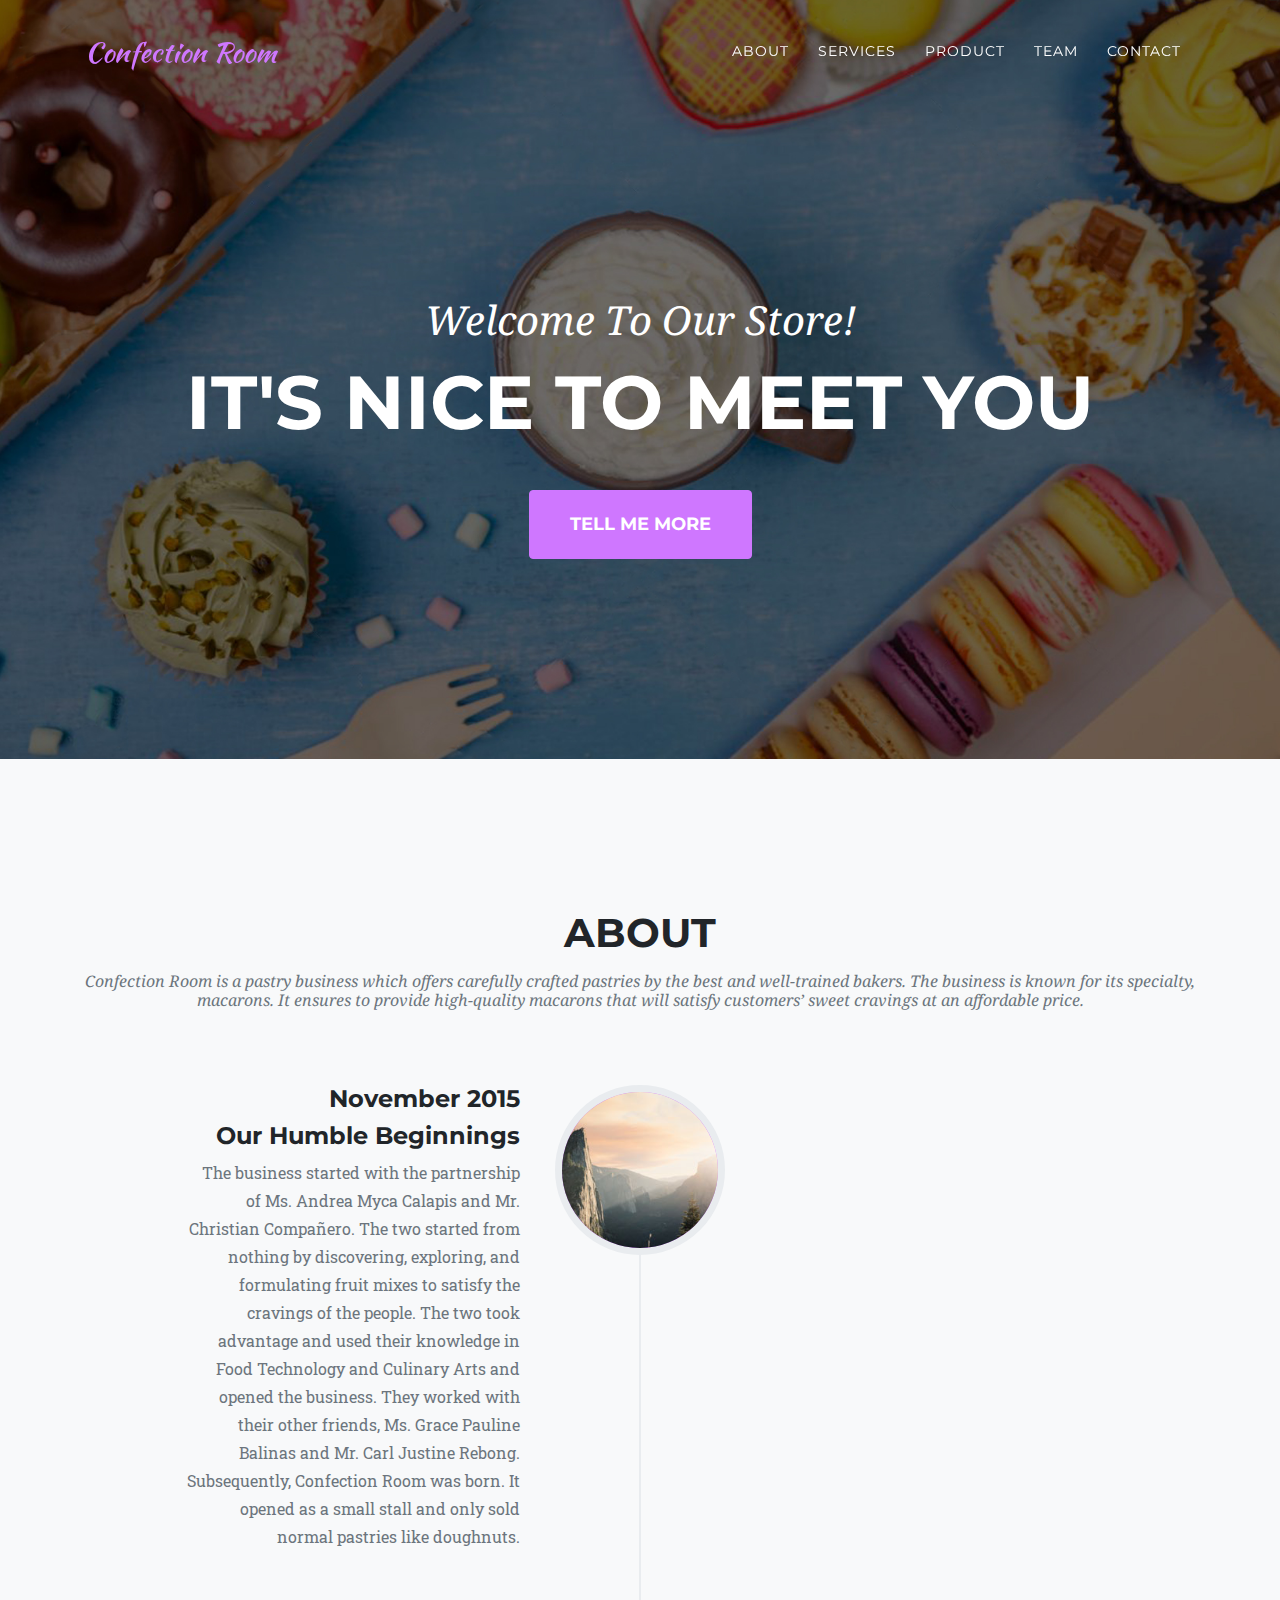
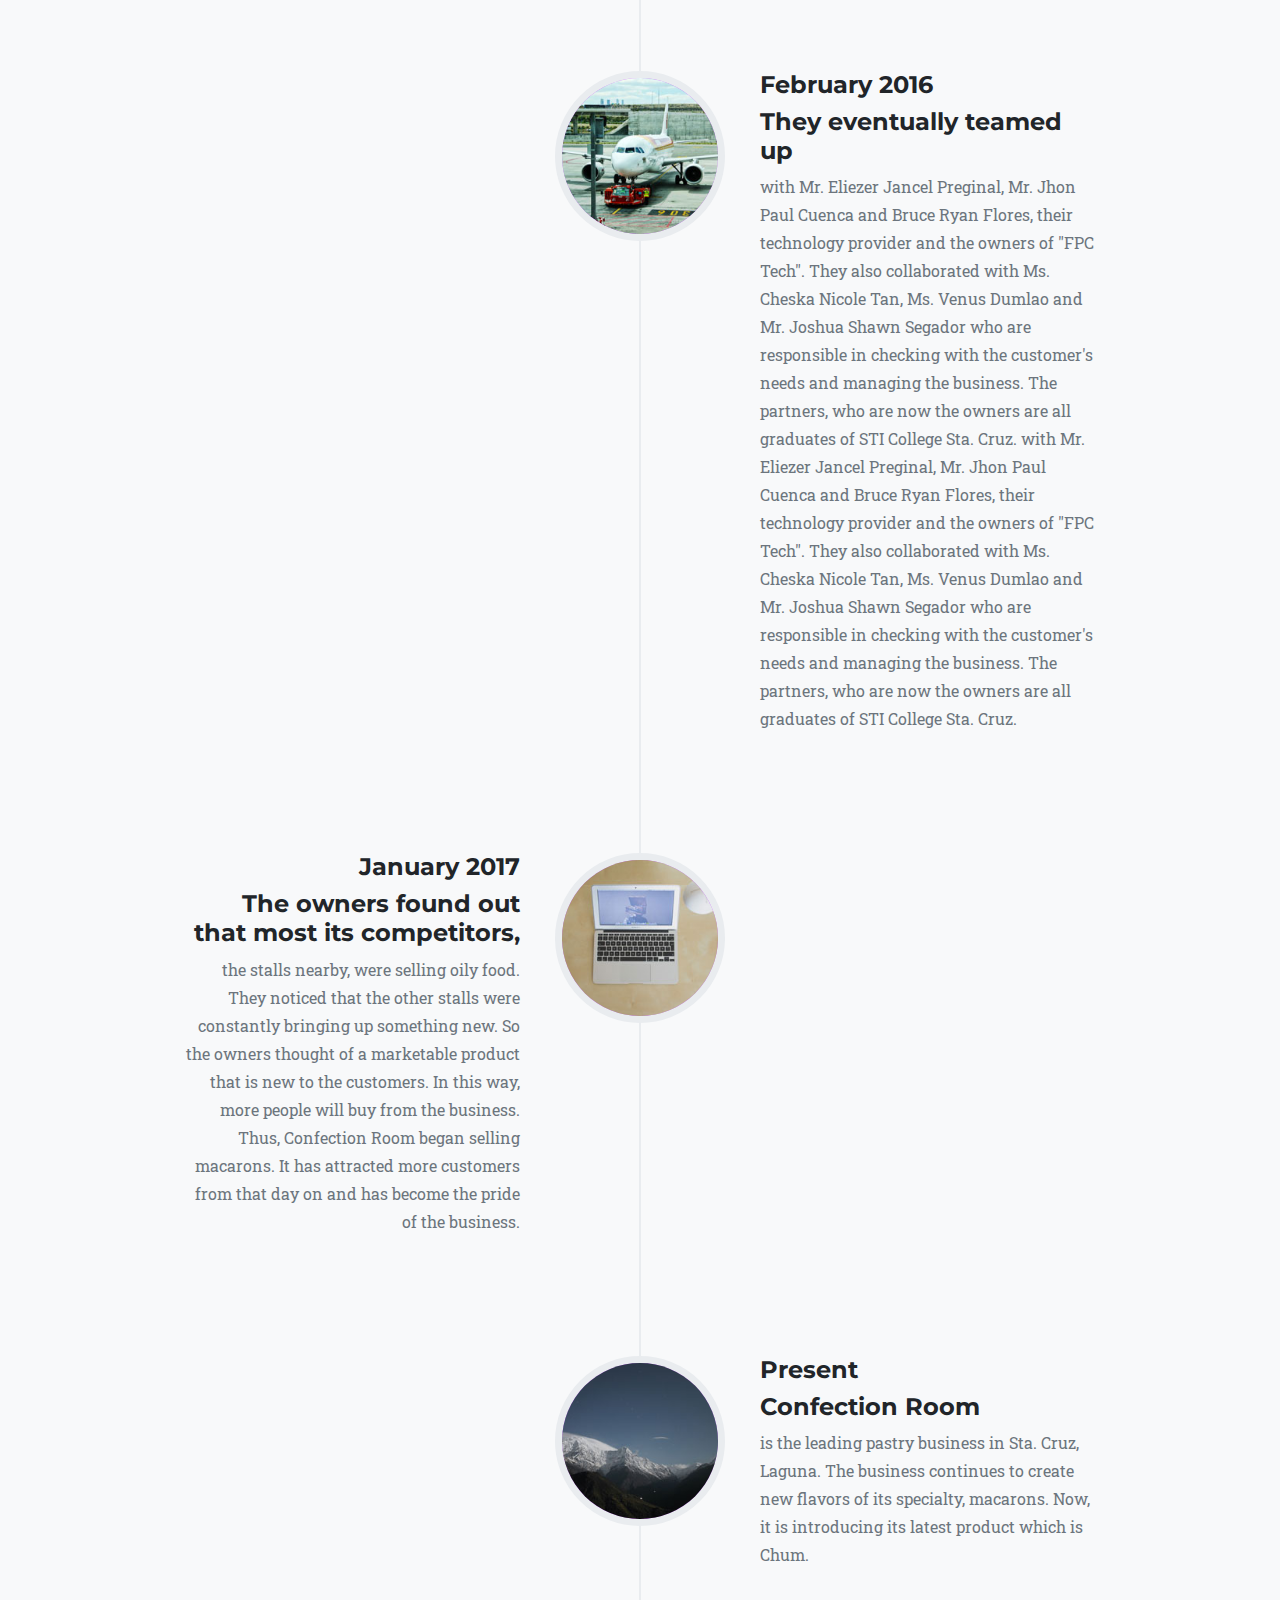
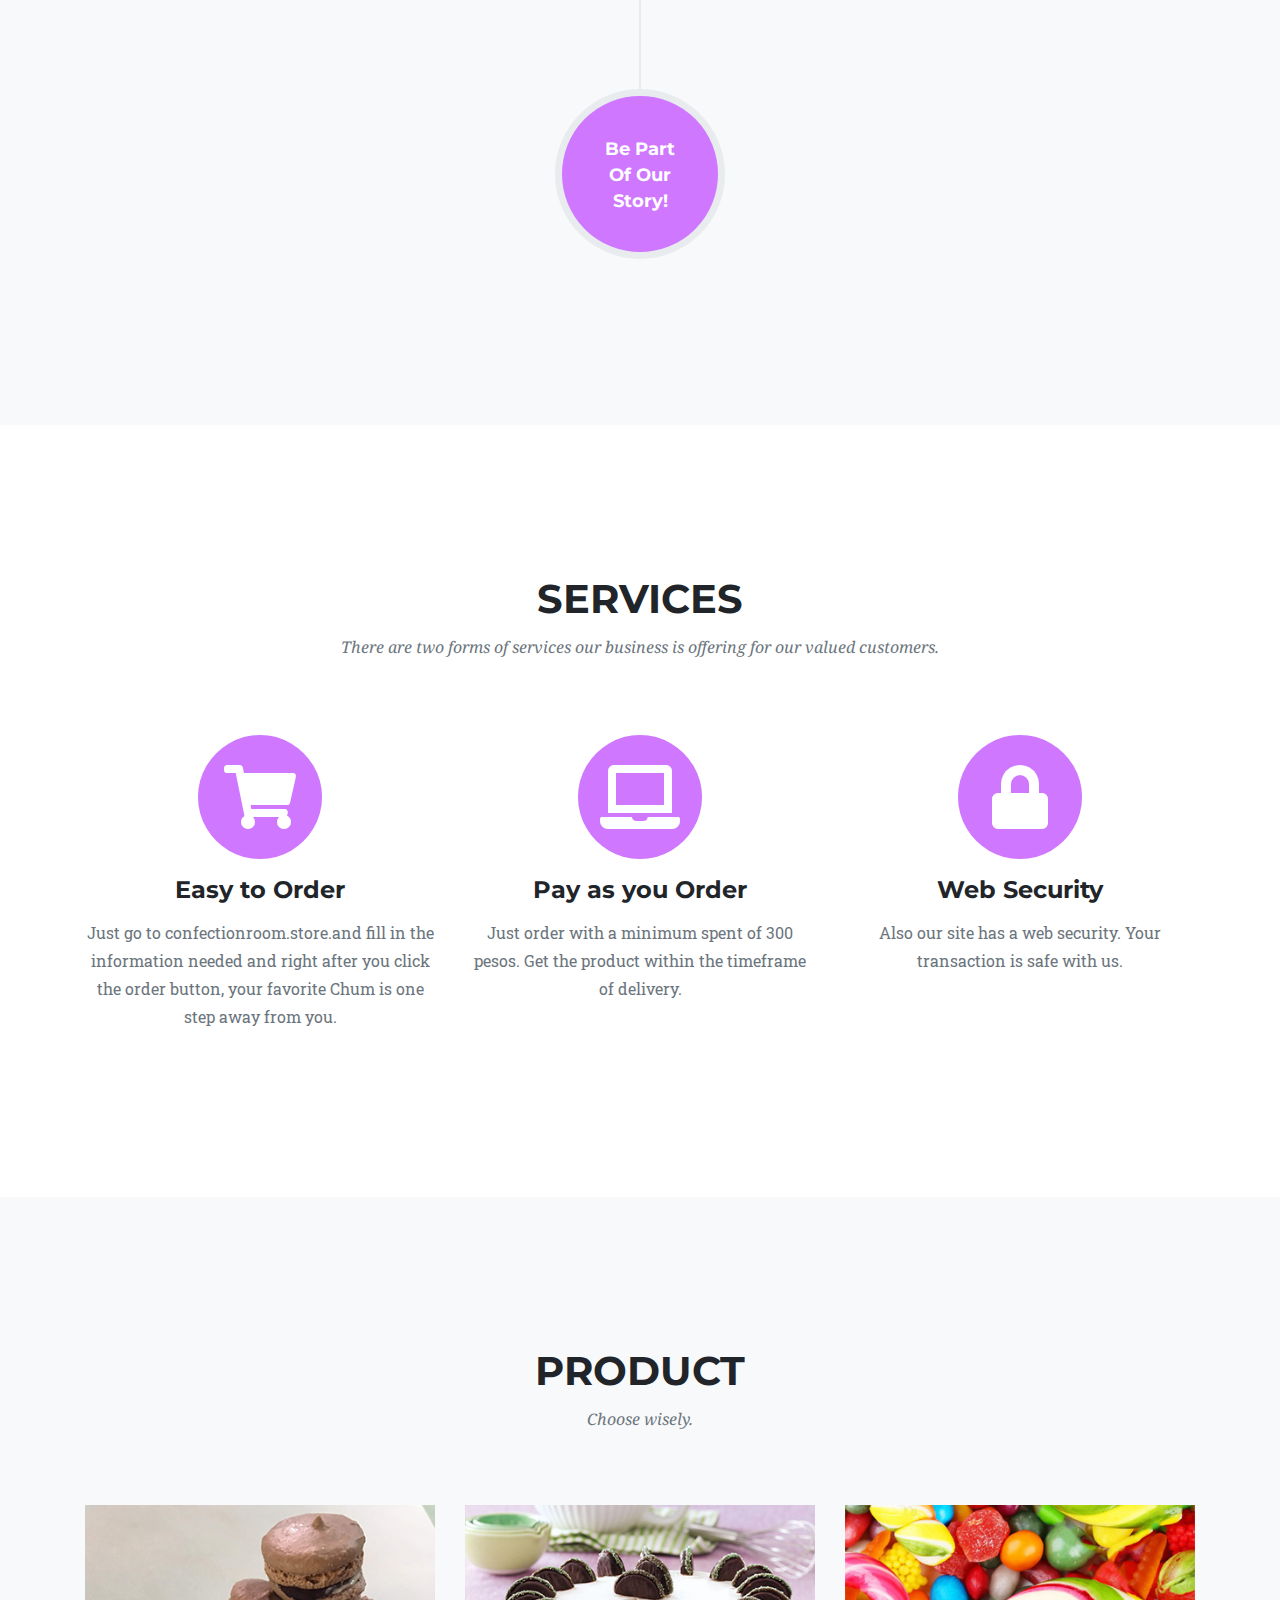
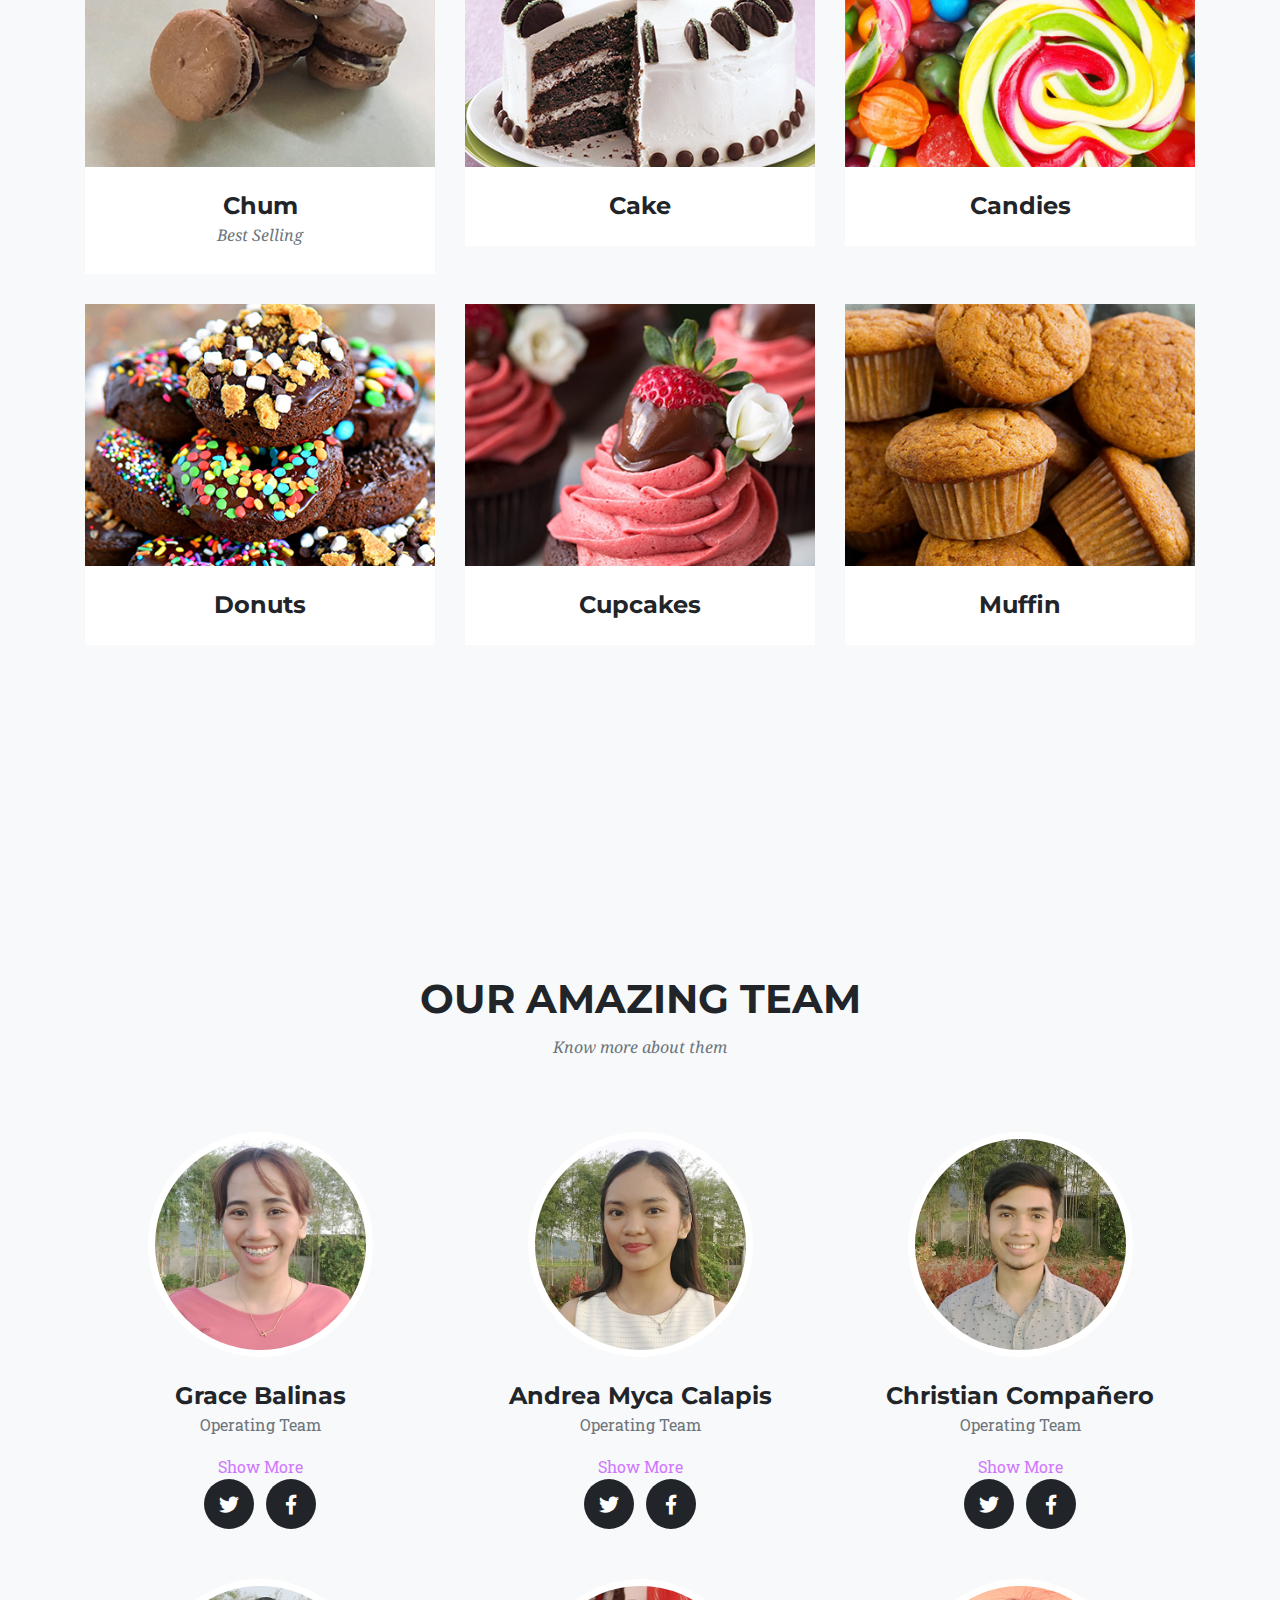
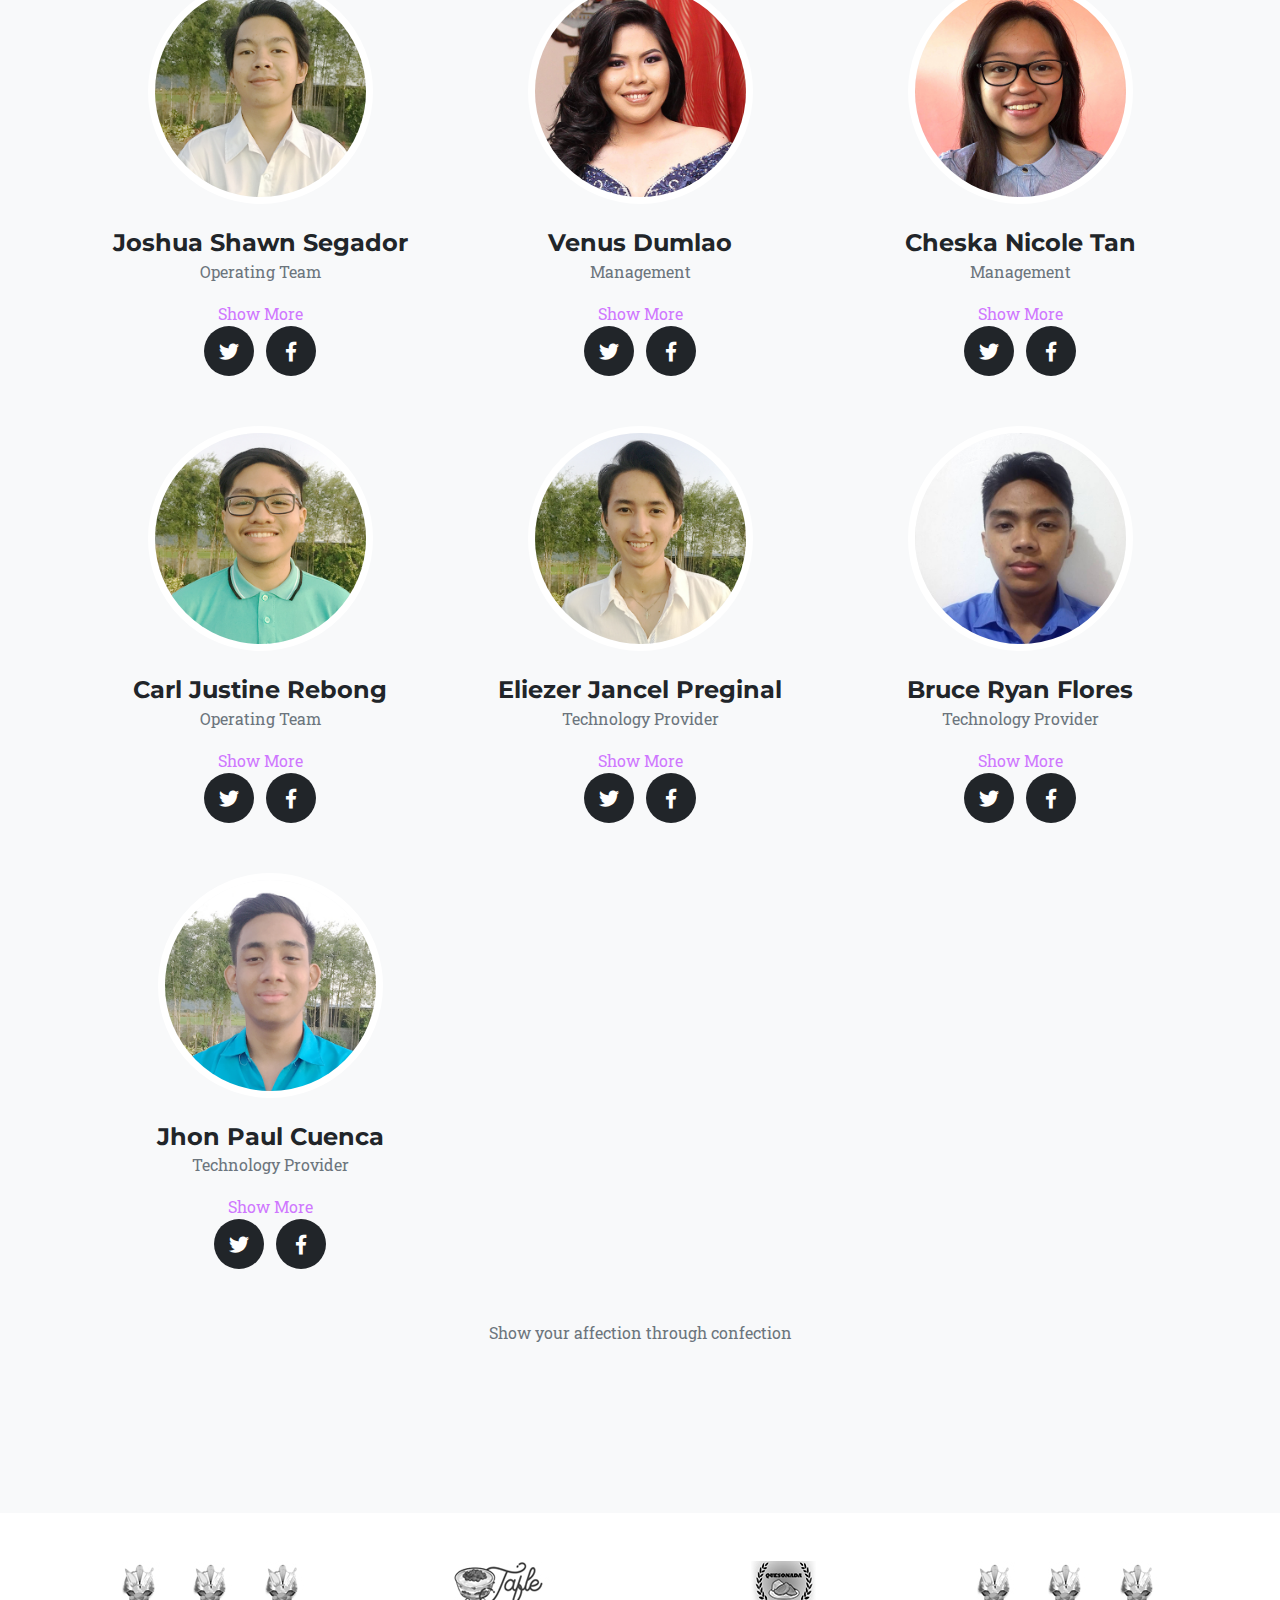
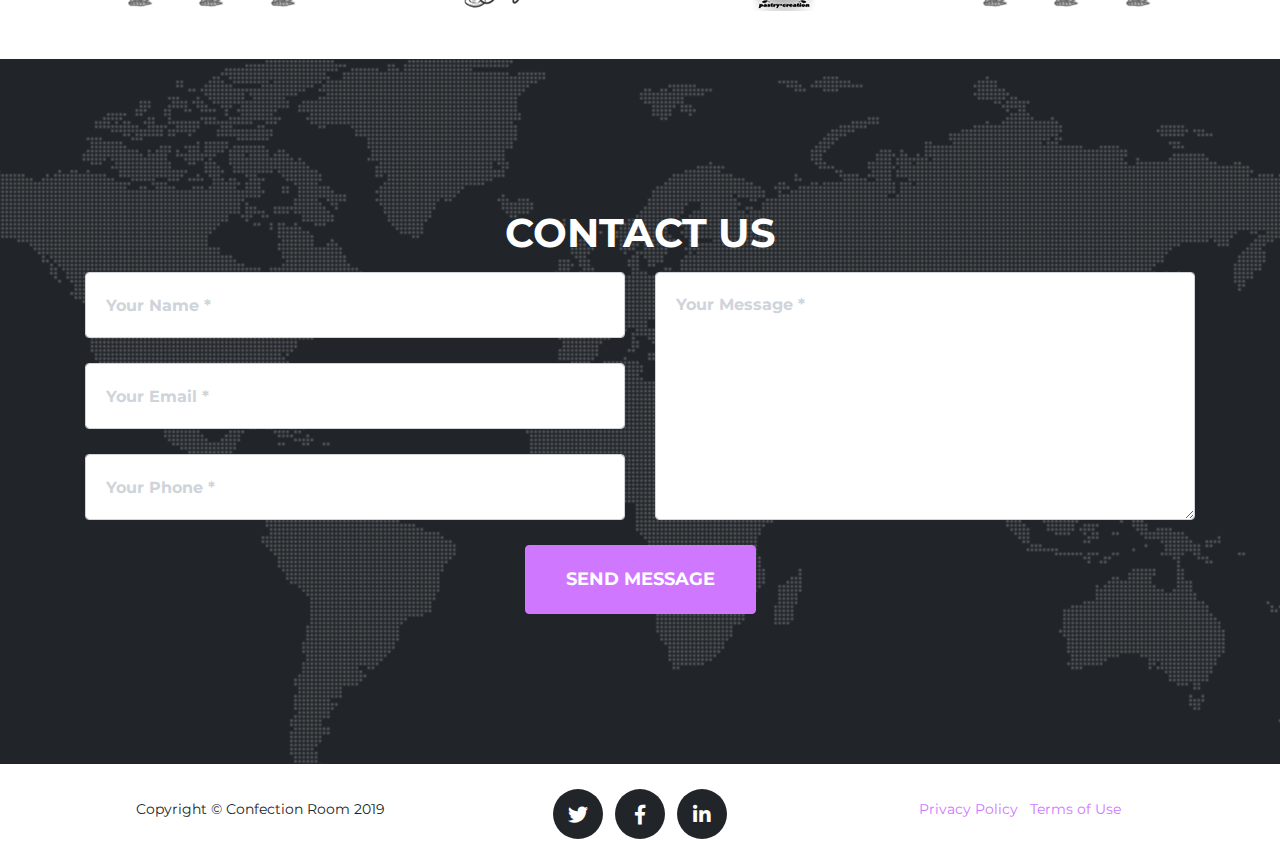
<file: index.html>
<!DOCTYPE html>
<html lang="en">

  <head>

    <meta charset="utf-8">
    <meta name="viewport" content="width=device-width, initial-scale=1, shrink-to-fit=no">
    <meta name="description" content="">
    <meta name="author" content="">

    <title>Confection Room</title>

    <!-- Bootstrap core CSS -->
    <link href="vendor/bootstrap/css/bootstrap.min.css" rel="stylesheet">

    <!-- Custom fonts for this template -->
    <link href="vendor/fontawesome-free/css/all.min.css" rel="stylesheet" type="text/css">
    <link href="https://fonts.googleapis.com/css?family=Montserrat:400,700" rel="stylesheet" type="text/css">
    <link href='https://fonts.googleapis.com/css?family=Kaushan+Script' rel='stylesheet' type='text/css'>
    <link href='https://fonts.googleapis.com/css?family=Droid+Serif:400,700,400italic,700italic' rel='stylesheet' type='text/css'>
    <link href='https://fonts.googleapis.com/css?family=Roboto+Slab:400,100,300,700' rel='stylesheet' type='text/css'>

    <!-- Custom styles for this template -->
    <link href="css/agency.min.css" rel="stylesheet">
    <link rel="shortcut icon" type="image/png" href="img/Favicon.png">
    
 
  </head>

  <body id="page-top">

    <!-- Navigation -->
    <nav class="navbar navbar-expand-lg navbar-dark fixed-top" id="mainNav">
      <div class="container">
        <a class="navbar-brand js-scroll-trigger" href="#page-top">Confection Room</a>
        <button class="navbar-toggler navbar-toggler-right" type="button" data-toggle="collapse" data-target="#navbarResponsive" aria-controls="navbarResponsive" aria-expanded="false" aria-label="Toggle navigation">
          Menu
          <i class="fas fa-bars"></i>
        </button>
        <div class="collapse navbar-collapse" id="navbarResponsive">
          <ul class="navbar-nav text-uppercase ml-auto">
            <li class="nav-item">
              <a class="nav-link js-scroll-trigger" href="#about">About</a>
            </li>
            <li class="nav-item">
              <a class="nav-link js-scroll-trigger" href="#services">Services</a>
            </li>
            <li class="nav-item">
              <a class="nav-link js-scroll-trigger" href="#portfolio">Product</a>
            </li>
            <li class="nav-item">
              <a class="nav-link js-scroll-trigger" href="#team">Team</a>
            </li>
            <li class="nav-item">
              <a class="nav-link js-scroll-trigger" href="#contact">Contact</a>
            </li>
          </ul>
        </div>
      </div>
    </nav>

    <!-- Header -->
    <header class="masthead">
      <div class="container">
        <div class="intro-text">
          <div class="intro-lead-in">Welcome To Our Store!</div>
          <div class="intro-heading text-uppercase">It's Nice To Meet You</div>
          <a class="btn btn-primary btn-xl text-uppercase js-scroll-trigger" href="#services">Tell Me More</a>
        </div>
      </div>
    </header>

        <!-- About -->
    <section class="bg-light" id="about">
      <div class="container">
        <div class="row">
          <div class="col-lg-12 text-center">
            <h2 class="section-heading text-uppercase">About</h2>
            <h3 class="section-subheading text-muted"> 
Confection Room is a pastry business which offers carefully crafted pastries by the best and well-trained bakers. The business is known for its specialty, macarons. It ensures to provide high-quality macarons that will satisfy customers’ sweet cravings at an affordable price.</h3>
          </div>
        </div>
        <div class="row">
          <div class="col-lg-12">
            <ul class="timeline">
              <li>
                <div class="timeline-image">
                  <img class="rounded-circle img-fluid" src="img/about/1.jpg" alt="">
                </div>
                <div class="timeline-panel">
                  <div class="timeline-heading">
                    <h4>November 2015</h4>
                    <h4 class="subheading">Our Humble Beginnings</h4>
                  </div>
                  <div class="timeline-body">
                    <p class="text-muted">The business started with the partnership of Ms. Andrea Myca Calapis and Mr. Christian Compañero. The two started from nothing by discovering, exploring, and formulating fruit mixes to satisfy the cravings of the people. The two took advantage and used their knowledge in Food Technology and Culinary Arts and opened the business. They worked with their other friends, Ms. Grace Pauline Balinas and Mr. Carl Justine Rebong. Subsequently, Confection Room was born. It opened as a small stall and only sold normal pastries like doughnuts.</p>
                  </div>
                </div>
              </li>
              <li class="timeline-inverted">
                <div class="timeline-image">
                  <img class="rounded-circle img-fluid" src="img/about/2.jpg" alt="">
                </div>
                <div class="timeline-panel">
                  <div class="timeline-heading">
                    <h4>February 2016</h4>
                    <h4 class="subheading">They  eventually teamed up </h4>
                  </div>
                  <div class="timeline-body">
                    <p class="text-muted">with Mr. Eliezer Jancel Preginal, Mr. Jhon Paul Cuenca and Bruce Ryan Flores, their technology provider and the owners of "FPC Tech". They also collaborated with Ms. Cheska Nicole Tan, Ms. Venus Dumlao and Mr. Joshua Shawn Segador who are responsible in checking with the customer's needs and managing the business. The partners, who are now the owners are all graduates of STI College Sta. Cruz. with Mr. Eliezer Jancel Preginal, Mr. Jhon Paul Cuenca and Bruce Ryan Flores, their technology provider and the owners of "FPC Tech". They also collaborated with Ms. Cheska Nicole Tan, Ms. Venus Dumlao and Mr. Joshua Shawn Segador who are responsible in checking with the customer's needs and managing the business. The partners, who are now the owners are all graduates of STI College Sta. Cruz. </p>
                  </div>
                </div>
              </li>
              <li>
                <div class="timeline-image">
                  <img class="rounded-circle img-fluid" src="img/about/3.jpg" alt="">
                </div>
                <div class="timeline-panel">
                  <div class="timeline-heading">
                    <h4>January 2017</h4>
                    <h4 class="subheading">The owners found out that most its competitors,</h4>
                  </div>
                  <div class="timeline-body">
                    <p class="text-muted">the stalls nearby, were selling oily food. They noticed that the other stalls were constantly bringing up something new. So the owners thought of a marketable product that is new to the customers. In this way, more people will buy from the business. Thus, Confection Room began selling macarons. It has attracted more customers from that day on and has become the pride of the business. </p>
                  </div>
                </div>
              </li>
              <li class="timeline-inverted">
                <div class="timeline-image">
                  <img class="rounded-circle img-fluid" src="img/about/4.jpg" alt="">
                </div>
                <div class="timeline-panel">
                  <div class="timeline-heading">
                    <h4>Present</h4>
                    <h4 class="subheading">Confection Room</h4>
                  </div>
                  <div class="timeline-body">
                    <p class="text-muted"> is the leading pastry business in Sta. Cruz, Laguna. The business continues to create new flavors of its specialty, macarons. Now, it is introducing its latest product which is Chum.</p>
                  </div>
                </div>
              </li>
              <li class="timeline-inverted">
                <div class="timeline-image">
                  <h4>Be Part
                    <br>Of Our
                    <br>Story!</h4>
                </div>
              </li>
            </ul>
          </div>
        </div>
      </div>
    </section>

    
    <!-- Services -->
    <section id="services">
      <div class="container">
        <div class="row">
          <div class="col-lg-12 text-center">
            <h2 class="section-heading text-uppercase">Services</h2>
            <h3 class="section-subheading text-muted">There are two forms of services our business is offering for our valued customers.</h3>
          </div>
        </div>
        <div class="row text-center">
          <div class="col-md-4">
            <span class="fa-stack fa-4x">
              <i class="fas fa-circle fa-stack-2x text-primary"></i>
              <i class="fas fa-shopping-cart fa-stack-1x fa-inverse"></i>
            </span>
            <h4 class="service-heading">Easy to Order</h4>
            <p class="text-muted">Just go to confectionroom.store.and fill in the information needed and right after you click the order button, your favorite Chum is one step away from you.</p>
          </div>
          <div class="col-md-4">
            <span class="fa-stack fa-4x">
              <i class="fas fa-circle fa-stack-2x text-primary"></i>
              <i class="fas fa-laptop fa-stack-1x fa-inverse"></i>
            </span>
            <h4 class="service-heading">Pay as you Order</h4>
            <p class="text-muted"> Just order with a minimum spent of 300 pesos. Get the product within the timeframe of delivery.</p>
          </div>
          <div class="col-md-4">
            <span class="fa-stack fa-4x">
              <i class="fas fa-circle fa-stack-2x text-primary"></i>
              <i class="fas fa-lock fa-stack-1x fa-inverse"></i>
            </span>
            <h4 class="service-heading">Web Security</h4>
            <p class="text-muted">Also our site has a web security. Your transaction is safe with us.</p>
          </div>
        </div>
      </div>
    </section>

    <!-- Portfolio Grid -->
    <section class="bg-light" id="portfolio">
      <div class="container">
        <div class="row">
          <div class="col-lg-12 text-center">
            <h2 class="section-heading text-uppercase">Product</h2>
            <h3 class="section-subheading text-muted">Choose wisely.</h3>
          </div>
        </div>
        <div class="row">
          <div class="col-md-4 col-sm-6 portfolio-item">
            <a class="portfolio-link" data-toggle="modal" href="#portfolioModal1">
              <div class="portfolio-hover">
                <div class="portfolio-hover-content">
                  <i class="fas fa-plus fa-3x"></i>
                </div>
              </div>
              <img class="img-fluid" src="img/portfolio/01-thumbnail.jpg" alt="">
            </a>
            <div class="portfolio-caption">
              <h4>Chum</h4>
              <p class="text-muted">Best Selling</p>
            </div>
          </div>
          <div class="col-md-4 col-sm-6 portfolio-item">
            <a class="portfolio-link" data-toggle="modal" href="#portfolioModal2">
              <div class="portfolio-hover">
                <div class="portfolio-hover-content">
                  <i class="fas fa-plus fa-3x"></i>
                </div>
              </div>
              <img class="img-fluid" src="img/portfolio/02-thumbnail.jpg" alt="">
            </a>
            <div class="portfolio-caption">
              <h4>Cake</h4>
              <p class="text-muted"></p>
            </div>
          </div>
          <div class="col-md-4 col-sm-6 portfolio-item">
            <a class="portfolio-link" data-toggle="modal" href="#portfolioModal3">
              <div class="portfolio-hover">
                <div class="portfolio-hover-content">
                  <i class="fas fa-plus fa-3x"></i>
                </div>
              </div>
              <img class="img-fluid" src="img/portfolio/03-thumbnail.jpg" alt="">
            </a>
            <div class="portfolio-caption">
              <h4>Candies</h4>
              <p class="text-muted"></p>
            </div>
          </div>
          <div class="col-md-4 col-sm-6 portfolio-item">
            <a class="portfolio-link" data-toggle="modal" href="#portfolioModal4">
              <div class="portfolio-hover">
                <div class="portfolio-hover-content">
                  <i class="fas fa-plus fa-3x"></i>
                </div>
              </div>
              <img class="img-fluid" src="img/portfolio/04-thumbnail.jpg" alt="">
            </a>
            <div class="portfolio-caption">
              <h4>Donuts</h4>
              <p class="text-muted"></p>
            </div>
          </div>
          <div class="col-md-4 col-sm-6 portfolio-item">
            <a class="portfolio-link" data-toggle="modal" href="#portfolioModal5">
              <div class="portfolio-hover">
                <div class="portfolio-hover-content">
                  <i class="fas fa-plus fa-3x"></i>
                </div>
              </div>
              <img class="img-fluid" src="img/portfolio/05-thumbnail.jpg" alt="">
            </a>
            <div class="portfolio-caption">
              <h4>Cupcakes</h4>
              <p class="text-muted"></p>
            </div>
          </div>
          <div class="col-md-4 col-sm-6 portfolio-item">
            <a class="portfolio-link" data-toggle="modal" href="#portfolioModal6">
              <div class="portfolio-hover">
                <div class="portfolio-hover-content">
                  <i class="fas fa-plus fa-3x"></i>
                </div>
              </div>
              <img class="img-fluid" src="img/portfolio/06-thumbnail.jpg" alt="">
            </a>
            <div class="portfolio-caption">
              <h4>Muffin</h4>
              <p class="text-muted"></p>
            </div>
          </div>
        </div>
      </div>
    </section>


    <!-- Team -->
    <section class="bg-light" id="team">
      <div class="container">
        <div class="row">
          <div class="col-lg-12 text-center">
                <h2 class="section-heading text-uppercase">Our Amazing Team</h2>
                <h3 class="section-subheading text-muted">Know more about them</h3>
          </div>
        </div>
        <div class="row">
          <div class="col-sm-4">
            <div class="team-member">
              <img class="mx-auto rounded-circle" src="img/team/grace.jpg" alt="">
              <h4>Grace Balinas</h4>
              <p class="text-muted">Operating Team</p>
              <a href="grace.html">Show More</a>
              <ul class="list-inline social-buttons">
                <li class="list-inline-item">
                  <a href="https://www.twitter.com/grasyaxblns">
                    <i class="fab fa-twitter"></i>
                  </a>
                </li>
                <li class="list-inline-item">
                  <a href="https://www.facebook.com/grasyablns">
                    <i class="fab fa-facebook-f"></i>
                  </a>
                </li>
              </ul> 
            </div>
            </div>
          
          <div class="col-sm-4">
            <div class="team-member">
              <img class="mx-auto rounded-circle" src="img/team/am.jpg" alt="">
              <h4>Andrea Myca Calapis</h4>
              <p class="text-muted">Operating Team</p>
              <a href="calapis.html">Show More</a>
               <ul class="list-inline social-buttons">
                <li class="list-inline-item">
                  <a href="https://www.twitter.com/andreamyca_">
                    <i class="fab fa-twitter"></i>
                  </a>
                </li>
                <li class="list-inline-item">
                  <a href="https://facebook.com/AndreaMycaaa">
                    <i class="fab fa-facebook-f"></i>
                  </a>
                </li>
              </ul>
            </div>
          </div>
          
                    <div class="col-sm-4">
            <div class="team-member">
              <img class="mx-auto rounded-circle" src="img/team/christian.jpg" alt="">
              <h4>Christian Compañero</h4>
              <p class="text-muted">Operating Team</p>
              <a href="christian.html">Show More</a>
              <ul class="list-inline social-buttons">
                <li class="list-inline-item">
                  <a href="https://www.twitter.com/chrispeeekreme">
                    <i class="fab fa-twitter"></i>
                  </a>
                </li>
                <li class="list-inline-item">
                  <a href="https://www.facebook.com/christian.ambrociocompanero">
                    <i class="fab fa-facebook-f"></i>
                  </a>
                </li>
              </ul>
            </div>
          </div>
          
                    <div class="col-sm-4">
            <div class="team-member">
              <img class="mx-auto rounded-circle" src="img/team/joshua.jpg" alt="">
              <h4>Joshua Shawn Segador</h4>
              <p class="text-muted">Operating Team</p>
              <a href="joshua.html">Show More</a>
              <ul class="list-inline social-buttons">
                <li class="list-inline-item">
                  <a href="https://www.twitter.com/shawn_segador">
                    <i class="fab fa-twitter"></i>
                  </a>
                </li>
                <li class="list-inline-item">
                  <a href="https://www.facebook.com/joshua.segador.7">
                    <i class="fab fa-facebook-f"></i>
                  </a>
                </li>
              </ul>
            </div>
            </div>
          
          <div class="col-sm-4">
            <div class="team-member">
              <img class="mx-auto rounded-circle" src="img/team/venus.jpg" alt="">
              <h4>Venus Dumlao</h4>
              <p class="text-muted">Management</p>
              <a href="venus.html">Show More</a>
              <ul class="list-inline social-buttons">
                <li class="list-inline-item">
                  <a href="https://www.twitter.com/imvenusdumlao">
                    <i class="fab fa-twitter"></i>
                  </a>
                </li>
                <li class="list-inline-item">
                  <a href="https://www.facecbook.com/vennuussss">
                    <i class="fab fa-facebook-f"></i>
                  </a>
                </li>
              </ul>
            </div>
            </div>
          
                    <div class="col-sm-4">
            <div class="team-member">
              <img class="mx-auto rounded-circle" src="img/team/cheska.jpg" alt="">
              <h4>Cheska Nicole Tan</h4>
              <p class="text-muted">Management</p>
              <a href="cheska.html">Show More</a>
              <ul class="list-inline social-buttons">
                <li class="list-inline-item">
                  <a href="https://www.twitter.com/">
                    <i class="fab fa-twitter"></i>
                  </a>
                </li>
                <li class="list-inline-item">
                  <a href="https://www.facebook.com/t.a.n.c.h.e.s.k.a.n.i.c.o.l.e">
                    <i class="fab fa-facebook-f"></i>
                  </a>
                </li>
              </ul>
            </div>
            </div>

          <div class="col-sm-4">
            <div class="team-member">
              <img class="mx-auto rounded-circle" src="img/team/cj.jpg" alt="">
              <h4>Carl Justine Rebong</h4>
              <p class="text-muted">Operating Team</p>
              <a href="carl.html">Show More</a>
              <ul class="list-inline social-buttons">
                <li class="list-inline-item">
                  <a href="https://www.twitter.com/IIllIlIlIIllIlI">
                    <i class="fab fa-twitter"></i>
                  </a>
                </li>
                <li class="list-inline-item">
                  <a href="https://www.facebook.com/carljustine.rebong">
                    <i class="fab fa-facebook-f"></i>
                  </a>
                </li>
              </ul>
            </div>
            </div>

          <div class="col-sm-4">
            <div class="team-member">
              <img class="mx-auto rounded-circle" src="img/team/preginal.jpg" alt="">
              <h4>Eliezer Jancel Preginal</h4>
              <p class="text-muted">Technology Provider</p>
              <a href="preginal.html">Show More</a>
              <ul class="list-inline social-buttons">
                <li class="list-inline-item">
                  <a href="https://www.twitter.com/dxxprgnl">
                    <i class="fab fa-twitter"></i>
                  </a>
                </li>
                <li class="list-inline-item">
                  <a href="https://www.facebook.com/dax.preginal">
                    <i class="fab fa-facebook-f"></i>
                  </a>
                </li>
              </ul>
            </div>
          </div>

          <div class="col-sm-4">
            <div class="team-member">
              <img class="mx-auto rounded-circle" src="img/team/bruce.jpg" alt="">
              <h4>Bruce Ryan Flores</h4>
              <p class="text-muted">Technology Provider</p>
              <a href="bruce.html">Show More</a>
              <ul class="list-inline social-buttons">
                <li class="list-inline-item">
                  <a href="https://www.twitter.com">
                    <i class="fab fa-twitter"></i>
                  </a>
                </li>
                <li class="list-inline-item">
                  <a href="https://www.facebook.com/bruceryan.flores">
                    <i class="fab fa-facebook-f"></i>
                  </a>
                </li>
              </ul>
            </div>
            </div>
        </div>

                  <div class="col-sm-4">
            <div class="team-member">
              <img class="mx-auto rounded-circle" src="img/team/jp.jpg" alt="">
              <h4>Jhon Paul Cuenca</h4>
              <p class="text-muted">Technology Provider</p>
              <a href="jhonpaul.html">Show More</a>
              <ul class="list-inline social-buttons">
                <li class="list-inline-item">
                  <a href="https://www.twitter.com/callmejp06">
                    <i class="fab fa-twitter"></i>
                  </a>
                </li>
                <li class="list-inline-item">
                  <a href="https://www.facebook.com/DJJhonpaul">
                    <i class="fab fa-facebook-f"></i>
                  </a>
              </ul>
            </div>
          </div>
        
             <div class="col-lg-12 text-center">
            <p class="large text-muted">Show your affection through confection</p>
        </div>
        </div>
      
    </section>

    <!-- Clients -->
    <section class="py-5">
      <div class="container">
        <div align="center">
        <div class="row">
          <div class="col-md-3 col-sm-6">
            <a href="#">
              <img class="img-fluid d-block mx-auto" src="img/logos/themeforest.jpg" alt="">
            </a>
          </div>
          <div class="col-md-3 col-sm-6">
            <a href="#">
              <img class="img-fluid d-block mx-auto" src="img/logos/designmodo.jpg" alt="">
            </a>
          </div>
          <div class="col-md-3 col-sm-6">
            <a href="#">
              <img class="img-fluid d-block mx-auto" src="img/logos/creative-market.jpg" alt="">
            </a>
          </div>
                    <div class="col-md-3 col-sm-6">
            <a href="#">
              <img class="img-fluid d-block mx-auto" src="img/logos/envato.jpg" alt="">
            </a>
          </div>
                  </div>
        </div>
      </div>
    </section>

    <!-- Contact -->
    <section id="contact">
      <div class="container">
        <div class="row">
          <div class="col-lg-12 text-center">
            <h2 class="section-heading text-uppercase">Contact Us</h2>
          </div>
        </div>
        <div class="row">
          <div class="col-lg-12">
            <form id="contactForm" name="sentMessage" novalidate="novalidate">
              <div class="row">
                <div class="col-md-6">
                  <div class="form-group">
                    <input class="form-control" id="name" type="text" placeholder="Your Name *" required="required" data-validation-required-message="Please enter your name.">
                    <p class="help-block text-danger"></p>
                  </div>
                  <div class="form-group">
                    <input class="form-control" id="email" type="email" placeholder="Your Email *" required="required" data-validation-required-message="Please enter your email address.">
                    <p class="help-block text-danger"></p>
                  </div>
                  <div class="form-group">
                    <input class="form-control" id="phone" type="tel" placeholder="Your Phone *" required="required" data-validation-required-message="Please enter your phone number.">
                    <p class="help-block text-danger"></p>
                  </div>
                </div>
                <div class="col-md-6">
                  <div class="form-group">
                    <textarea class="form-control" id="message" placeholder="Your Message *" required="required" data-validation-required-message="Please enter a message."></textarea>
                    <p class="help-block text-danger"></p>
                  </div>
                </div>
                <div class="clearfix"></div>
                <div class="col-lg-12 text-center">
                  <div id="success"></div>
                  <button id="sendMessageButton" class="btn btn-primary btn-xl text-uppercase" type="submit">Send Message</button>
                </div>
              </div>
            </form>
          </div>
        </div>
      </div>
    </section>

    <!-- Footer -->
    <footer>
      <div class="container">
        <div class="row">
          <div class="col-md-4">
            <span class="copyright">Copyright &copy; Confection Room 2019</span>
          </div>
          <div class="col-md-4">
            <ul class="list-inline social-buttons">
              <li class="list-inline-item">
                <a href="#">
                  <i class="fab fa-twitter"></i>
                </a>
              </li>
              <li class="list-inline-item">
                <a href="#">
                  <i class="fab fa-facebook-f"></i>
                </a>
              </li>
              <li class="list-inline-item">
                <a href="#">
                  <i class="fab fa-linkedin-in"></i>
                </a>
              </li>
            </ul>
          </div>
          <div class="col-md-4">
            <ul class="list-inline quicklinks">
              <li class="list-inline-item">
                <a href="https://confectionroom.store/termandprivacy.html">Privacy Policy</a>
              </li>
              <li class="list-inline-item">
                <a href="https://confectionroom.store/termandprivacy.html">Terms of Use</a>
              </li>
            </ul>
          </div>
        </div>
      </div>
    </footer>

    <!-- Portfolio Modals -->

    <!-- Modal 1 -->
    <div class="portfolio-modal modal fade" id="portfolioModal1" tabindex="-1" role="dialog" aria-hidden="true">
      <div class="modal-dialog">
        <div class="modal-content">
          <div class="close-modal" data-dismiss="modal">
            <div class="lr">
              <div class="rl"></div>
            </div>
          </div>
          <div class="container">
            <div class="row">
              <div class="col-lg-8 mx-auto">
                <div class="modal-body">
                  <!-- Project Details Go Here -->
                  <h2 class="text-uppercase">Chum</h2>
                  <p class="item-intro text-muted">Chum is the best selling product of confection room.</p>
                  <img class="img-fluid d-block mx-auto" src="img/portfolio/01-full.jpg" alt="">
                  <p>When was the last time you give yourself a treat? When was the last time you reward yourself? Couldn't remember? Perhaps you have been too busy with all the things you need to do! </p>
                  <p>Who loves pastries? Who has a sweet tooth? Oh well, I think most of us does! Here comes the Confection Room to give you a break!</p>
                  <p>Confection Room introduces their newest product! Chum!</p>
                  <p>Chum derived from the terms Cream Cheese Ube Macaron. It is a macaron filled with ube filling and cream cheese. And to surprise you more, the common macaron is innovated just for you! Now, your loved confectionary is crafted with new twists perfect to delight the break you need as you indulge your favorite sweet tooth cravings! Chum crust is flavored with the Bohol's delicacy, the ube also. Creaminess and saltiness to balance the sweetness of the pastry. Perfect combination for perfect break! Give yourself a reward! Show your affection through confection! Grab a Chum.</p>
                  <button class="btn btn-primary" data-dismiss="modal" type="button">
                    <i class="fas fa-times"></i>
                    Close</button>
                </div>
              </div>
            </div>
          </div>
        </div>
      </div>
    </div>

    <!-- Modal 2 -->
    <div class="portfolio-modal modal fade" id="portfolioModal2" tabindex="-1" role="dialog" aria-hidden="true">
      <div class="modal-dialog">
        <div class="modal-content">
          <div class="close-modal" data-dismiss="modal">
            <div class="lr">
              <div class="rl"></div>
            </div>
          </div>
          <div class="container">
            <div class="row">
              <div class="col-lg-8 mx-auto">
                <div class="modal-body">
                  <!-- Project Details Go Here -->
                  <h2 class="text-uppercase">Project Name</h2>
                  <p class="item-intro text-muted">+63915-274-6218.</p>
                  <img class="img-fluid d-block mx-auto" src="img/portfolio/02-full.jpg" alt="">
                  <p>Use this area to describe your project. Lorem ipsum dolor sit amet, consectetur adipisicing elit. Est blanditiis dolorem culpa incidunt minus dignissimos deserunt repellat aperiam quasi sunt officia expedita beatae cupiditate, maiores repudiandae, nostrum, reiciendis facere nemo!</p>
                  <ul class="list-inline">
                    <li>Date: January 2017</li>
                    <li>Client: Explore</li>
                    <li>Category: Graphic Design</li>
                  </ul>
                  <button class="btn btn-primary" data-dismiss="modal" type="button">
                    <i class="fas fa-times"></i>
                    Close Project</button>
                </div>
              </div>
            </div>
          </div>
        </div>
      </div>
    </div>

    <!-- Modal 3 -->
    <div class="portfolio-modal modal fade" id="portfolioModal3" tabindex="-1" role="dialog" aria-hidden="true">
      <div class="modal-dialog">
        <div class="modal-content">
          <div class="close-modal" data-dismiss="modal">
            <div class="lr">
              <div class="rl"></div>
            </div>
          </div>
          <div class="container">
            <div class="row">
              <div class="col-lg-8 mx-auto">
                <div class="modal-body">
                  <!-- Project Details Go Here -->
                  <h2 class="text-uppercase">Project Name</h2>
                  <p class="item-intro text-muted">Lorem ipsum dolor sit amet consectetur.</p>
                  <img class="img-fluid d-block mx-auto" src="img/portfolio/03-full.jpg" alt="">
                  <p>Use this area to describe your project. Lorem ipsum dolor sit amet, consectetur adipisicing elit. Est blanditiis dolorem culpa incidunt minus dignissimos deserunt repellat aperiam quasi sunt officia expedita beatae cupiditate, maiores repudiandae, nostrum, reiciendis facere nemo!</p>
                  <ul class="list-inline">
                    <li>Date: January 2017</li>
                    <li>Client: Finish</li>
                    <li>Category: Identity</li>
                  </ul>
                  <button class="btn btn-primary" data-dismiss="modal" type="button">
                    <i class="fas fa-times"></i>
                    Close Project</button>
                </div>
              </div>
            </div>
          </div>
        </div>
      </div>
    </div>

    <!-- Modal 4 -->
    <div class="portfolio-modal modal fade" id="portfolioModal4" tabindex="-1" role="dialog" aria-hidden="true">
      <div class="modal-dialog">
        <div class="modal-content">
          <div class="close-modal" data-dismiss="modal">
            <div class="lr">
              <div class="rl"></div>
            </div>
          </div>
          <div class="container">
            <div class="row">
              <div class="col-lg-8 mx-auto">
                <div class="modal-body">
                  <!-- Project Details Go Here -->
                  <h2 class="text-uppercase">Project Name</h2>
                  <p class="item-intro text-muted">Lorem ipsum dolor sit amet consectetur.</p>
                  <img class="img-fluid d-block mx-auto" src="img/portfolio/04-full.jpg" alt="">
                  <p>Use this area to describe your project. Lorem ipsum dolor sit amet, consectetur adipisicing elit. Est blanditiis dolorem culpa incidunt minus dignissimos deserunt repellat aperiam quasi sunt officia expedita beatae cupiditate, maiores repudiandae, nostrum, reiciendis facere nemo!</p>
                  <ul class="list-inline">
                    <li>Date: January 2017</li>
                    <li>Client: Lines</li>
                    <li>Category: Branding</li>
                  </ul>
                  <button class="btn btn-primary" data-dismiss="modal" type="button">
                    <i class="fas fa-times"></i>
                    Close Project</button>
                </div>
              </div>
            </div>
          </div>
        </div>
      </div>
    </div>

    <!-- Modal 5 -->
    <div class="portfolio-modal modal fade" id="portfolioModal5" tabindex="-1" role="dialog" aria-hidden="true">
      <div class="modal-dialog">
        <div class="modal-content">
          <div class="close-modal" data-dismiss="modal">
            <div class="lr">
              <div class="rl"></div>
            </div>
          </div>
          <div class="container">
            <div class="row">
              <div class="col-lg-8 mx-auto">
                <div class="modal-body">
                  <!-- Project Details Go Here -->
                  <h2 class="text-uppercase">Project Name</h2>
                  <p class="item-intro text-muted">Lorem ipsum dolor sit amet consectetur.</p>
                  <img class="img-fluid d-block mx-auto" src="img/portfolio/05-full.jpg" alt="">
                  <p>Use this area to describe your project. Lorem ipsum dolor sit amet, consectetur adipisicing elit. Est blanditiis dolorem culpa incidunt minus dignissimos deserunt repellat aperiam quasi sunt officia expedita beatae cupiditate, maiores repudiandae, nostrum, reiciendis facere nemo!</p>
                  <ul class="list-inline">
                    <li>Date: January 2017</li>
                    <li>Client: Southwest</li>
                    <li>Category: Website Design</li>
                  </ul>
                  <button class="btn btn-primary" data-dismiss="modal" type="button">
                    <i class="fas fa-times"></i>
                    Close Project</button>
                </div>
              </div>
            </div>
          </div>
        </div>
      </div>
    </div>

    <!-- Modal 6 -->
    <div class="portfolio-modal modal fade" id="portfolioModal6" tabindex="-1" role="dialog" aria-hidden="true">
      <div class="modal-dialog">
        <div class="modal-content">
          <div class="close-modal" data-dismiss="modal">
            <div class="lr">
              <div class="rl"></div>
            </div>
          </div>
          <div class="container">
            <div class="row">
              <div class="col-lg-8 mx-auto">
                <div class="modal-body">
                  <!-- Project Details Go Here -->
                  <h2 class="text-uppercase">Project Name</h2>
                  <p class="item-intro text-muted">Lorem ipsum dolor sit amet consectetur.</p>
                  <img class="img-fluid d-block mx-auto" src="img/portfolio/06-full.jpg" alt="">
                  <p>Use this area to describe your project. Lorem ipsum dolor sit amet, consectetur adipisicing elit. Est blanditiis dolorem culpa incidunt minus dignissimos deserunt repellat aperiam quasi sunt officia expedita beatae cupiditate, maiores repudiandae, nostrum, reiciendis facere nemo!</p>
                  <ul class="list-inline">
                    <li>Date: January 2017</li>
                    <li>Client: Window</li>
                    <li>Category: Photography</li>
                  </ul>
                  <button class="btn btn-primary" data-dismiss="modal" type="button">
                    <i class="fas fa-times"></i>
                    Close Project</button>
                </div>
              </div>
            </div>
          </div>
        </div>
      </div>
    </div>

    <!-- Bootstrap core JavaScript -->
    <script src="vendor/jquery/jquery.min.js"></script>
    <script src="vendor/bootstrap/js/bootstrap.bundle.min.js"></script>

    <!-- Plugin JavaScript -->
    <script src="vendor/jquery-easing/jquery.easing.min.js"></script>

    <!-- Contact form JavaScript -->
    <script src="js/jqBootstrapValidation.js"></script>
    <script src="js/contact_me.js"></script>

    <!-- Custom scripts for this template -->
    <script src="js/agency.min.js"></script>

  </body>

</html>
</file>
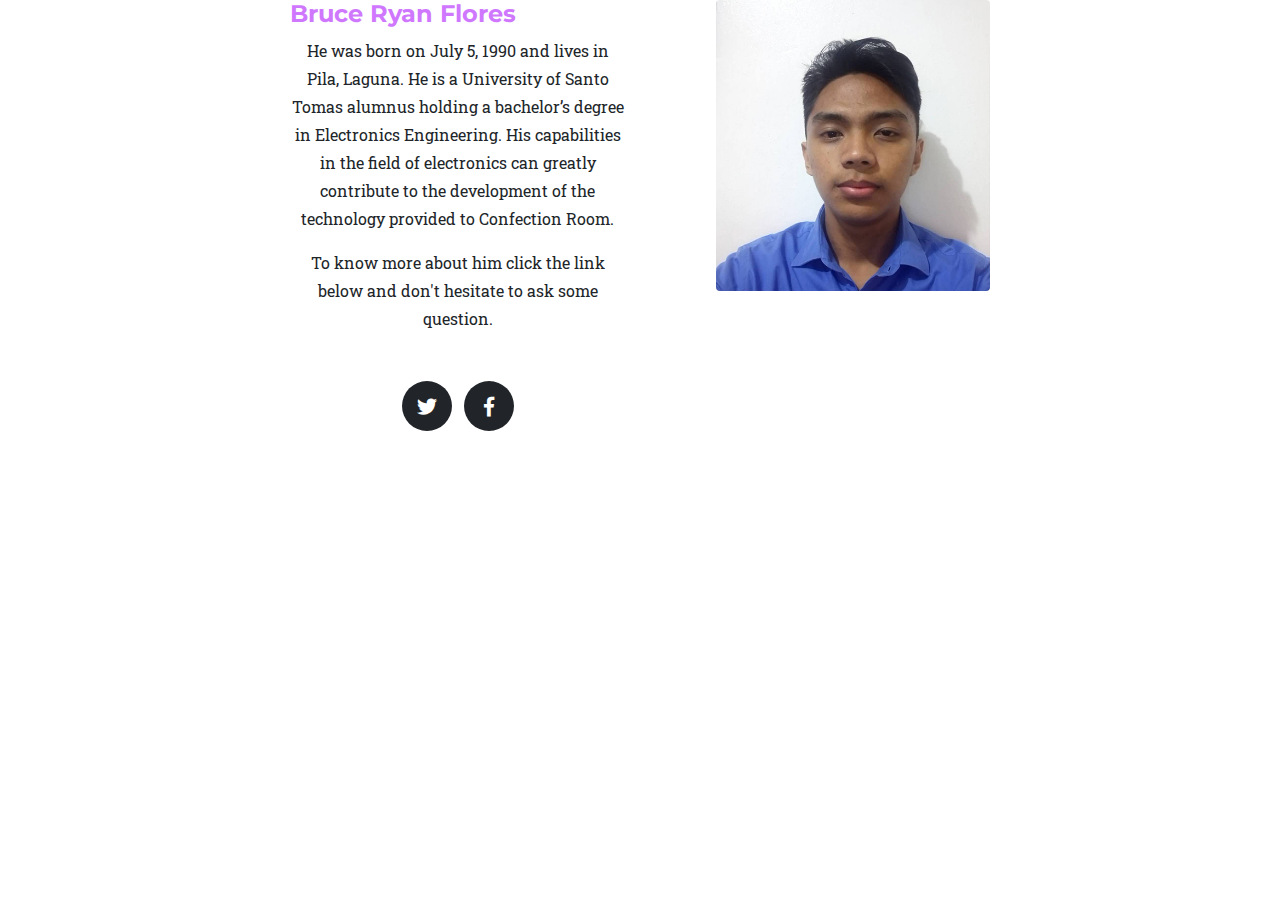
<file: bruce.html>
<!DOCTYPE html>
<html lang="en">

  <head>

    <meta charset="utf-8">
    <meta name="viewport" content="width=device-width, initial-scale=1, shrink-to-fit=no">
    <meta name="description" content="">
    <meta name="author" content="">

    <title>Bruce Ryan Flores</title>

    <!-- Bootstrap core CSS -->
    <link href="vendor/bootstrap/css/bootstrap.min.css" rel="stylesheet">

    <!-- Custom fonts for this template -->
    <link href="vendor/fontawesome-free/css/all.min.css" rel="stylesheet" type="text/css">
    <link href="https://fonts.googleapis.com/css?family=Montserrat:400,700" rel="stylesheet" type="text/css">
    <link href='https://fonts.googleapis.com/css?family=Kaushan+Script' rel='stylesheet' type='text/css'>
    <link href='https://fonts.googleapis.com/css?family=Droid+Serif:400,700,400italic,700italic' rel='stylesheet' type='text/css'>
    <link href='https://fonts.googleapis.com/css?family=Roboto+Slab:400,100,300,700' rel='stylesheet' type='text/css'>

    <!-- Custom styles for this template -->
    <link href="css/agency.min.css" rel="stylesheet">
    <link rel="shortcut icon" type="image/png" href="img/Favicon.png">
    
 <style>
.content {
   max-width: 700px;
   max-height: 500px;
   margin: auto;
}
</style>
</head>
<body>
 

<div class="content">
<div align="center">
          <div class="row mb-5">
          <div class="col-md-5 ml-auto mb-5 order-md-2" data-aos="fade-up" data-aos-delay="100">
            <img src="img/team/bruce2.jpg" alt="Image" class="img-fluid rounded">
          </div>
          <div class="col-md-6 order-md-1" data-aos="fade-up">
                <div class="project-text w-100 my-auto text-center text-lg-left">
                  <h4 class="text-white"><a href="https://confectionroom.store">Bruce Ryan Flores</a></h4>
            </div>
            <p>He was born on July 5, 1990 and lives in Pila, Laguna. He is a University of Santo Tomas alumnus holding a bachelor’s degree in Electronics Engineering. His capabilities in the field of electronics can greatly contribute to the development of the technology provided to Confection Room. </p>
            <p class="mb-5">To know more about him click the link below and don't hesitate to ask some question.</p>
            
              <ul class="list-inline social-buttons">
                <li class="list-inline-item">
                  <a href="https://www.twitter.com">
                    <i class="fab fa-twitter"></i>
                  </a>
                </li>
                <li class="list-inline-item">
                  <a href="https://www.facebook.com/bruceryan.flores">
                    <i class="fab fa-facebook-f"></i>
                  </a>
                </li>
              </ul>
  </div>
     </div>
     </div>
    </div>

</body>
</html>
</file>
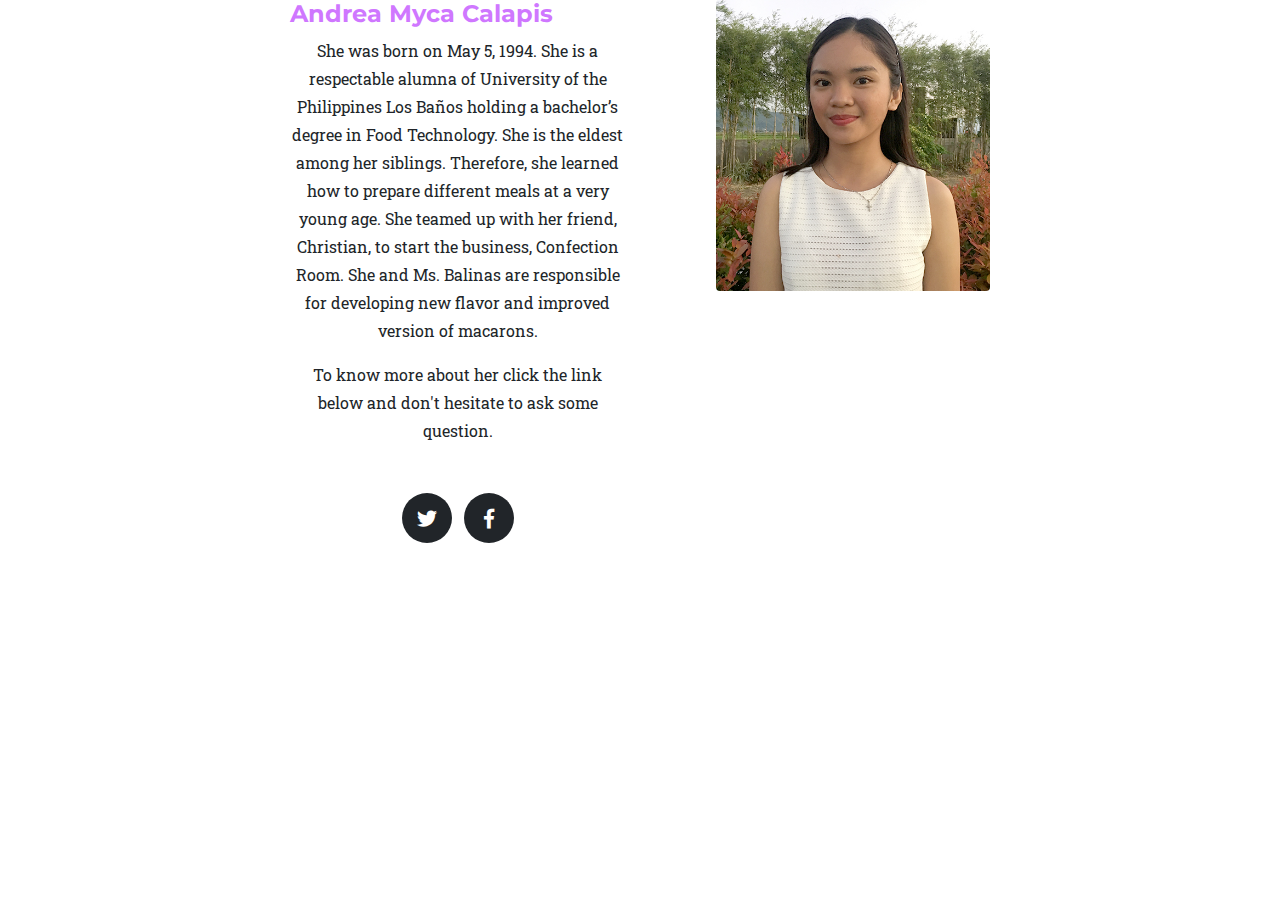
<file: calapis.html>
<!DOCTYPE html>
<html lang="en">

  <head>

    <meta charset="utf-8">
    <meta name="viewport" content="width=device-width, initial-scale=1, shrink-to-fit=no">
    <meta name="description" content="">
    <meta name="author" content="">

    <title>Andrea Myca Calapis</title>

    <!-- Bootstrap core CSS -->
    <link href="vendor/bootstrap/css/bootstrap.min.css" rel="stylesheet">

    <!-- Custom fonts for this template -->
    <link href="vendor/fontawesome-free/css/all.min.css" rel="stylesheet" type="text/css">
    <link href="https://fonts.googleapis.com/css?family=Montserrat:400,700" rel="stylesheet" type="text/css">
    <link href='https://fonts.googleapis.com/css?family=Kaushan+Script' rel='stylesheet' type='text/css'>
    <link href='https://fonts.googleapis.com/css?family=Droid+Serif:400,700,400italic,700italic' rel='stylesheet' type='text/css'>
    <link href='https://fonts.googleapis.com/css?family=Roboto+Slab:400,100,300,700' rel='stylesheet' type='text/css'>

    <!-- Custom styles for this template -->
    <link href="css/agency.min.css" rel="stylesheet">
    <link rel="shortcut icon" type="image/png" href="img/Favicon.png">
    
 <style>
.content {
   max-width: 700px;
   max-height: 500px;
   margin: auto;
}
</style>
</head>
<body>
 

<div class="content">
<div align="center">
          <div class="row mb-5">
          <div class="col-md-5 ml-auto mb-5 order-md-2" data-aos="fade-up" data-aos-delay="100">
            <img src="img/team/am2.jpg" alt="Image" class="img-fluid rounded">
          </div>
          <div class="col-md-6 order-md-1" data-aos="fade-up">
                <div class="project-text w-100 my-auto text-center text-lg-left">
                  <h4 class="text-white"><a href="https://confectionroom.store">Andrea Myca Calapis</a></h4>
            </div>
            <p>She was born on May 5, 1994. She is a respectable alumna of University of the Philippines Los Baños holding a bachelor’s degree in Food Technology. She is the eldest among her siblings. Therefore, she learned how to prepare different meals at a very young age. She teamed up with her friend, Christian, to start the business, Confection Room. She and Ms. Balinas are responsible for developing new flavor and improved version of macarons. </p>
            <p class="mb-5">To know more about her click the link below and don't hesitate to ask some question.</p>
            
               <ul class="list-inline social-buttons">
                <li class="list-inline-item">
                  <a href="https://www.twitter.com/andreamyca_">
                    <i class="fab fa-twitter"></i>
                  </a>
                </li>
                <li class="list-inline-item">
                  <a href="https://facebook.com/AndreaMycaaa">
                    <i class="fab fa-facebook-f"></i>
                  </a>
                </li>
              </ul>
  </div>
     </div>
     </div>
    </div>

</body>
</html>
</file>
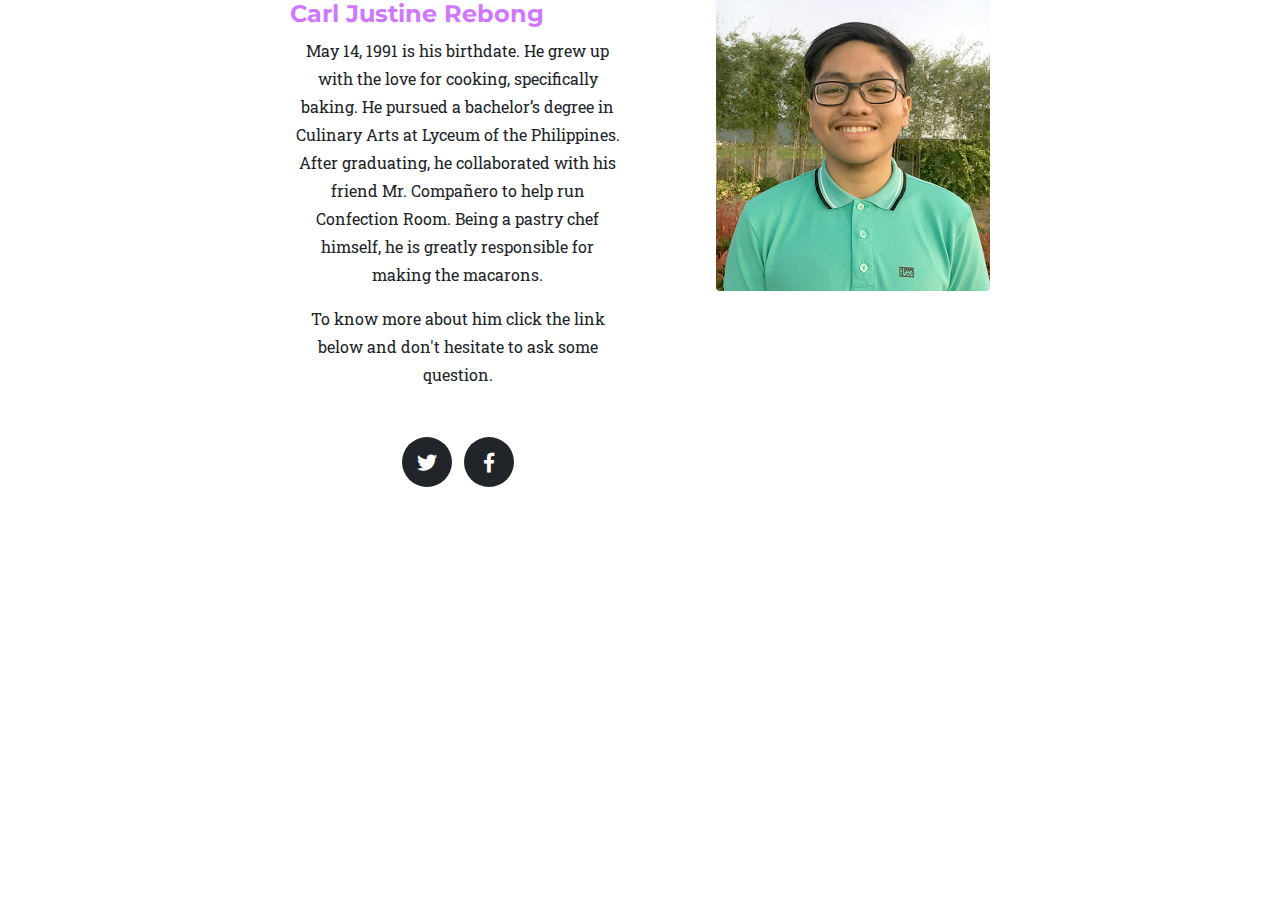
<file: carl.html>
<!DOCTYPE html>
<html lang="en">

  <head>

    <meta charset="utf-8">
    <meta name="viewport" content="width=device-width, initial-scale=1, shrink-to-fit=no">
    <meta name="description" content="">
    <meta name="author" content="">

    <title>Carl Justine Rebong</title>

    <!-- Bootstrap core CSS -->
    <link href="vendor/bootstrap/css/bootstrap.min.css" rel="stylesheet">

    <!-- Custom fonts for this template -->
    <link href="vendor/fontawesome-free/css/all.min.css" rel="stylesheet" type="text/css">
    <link href="https://fonts.googleapis.com/css?family=Montserrat:400,700" rel="stylesheet" type="text/css">
    <link href='https://fonts.googleapis.com/css?family=Kaushan+Script' rel='stylesheet' type='text/css'>
    <link href='https://fonts.googleapis.com/css?family=Droid+Serif:400,700,400italic,700italic' rel='stylesheet' type='text/css'>
    <link href='https://fonts.googleapis.com/css?family=Roboto+Slab:400,100,300,700' rel='stylesheet' type='text/css'>

    <!-- Custom styles for this template -->
    <link href="css/agency.min.css" rel="stylesheet">
    <link rel="shortcut icon" type="image/png" href="img/Favicon.png">
    
 <style>
.content {
   max-width: 700px;
   max-height: 500px;
   margin: auto;
}
</style>
</head>
<body>
 

<div class="content">
<div align="center">
          <div class="row mb-5">
          <div class="col-md-5 ml-auto mb-5 order-md-2" data-aos="fade-up" data-aos-delay="100">
            <img src="img/team/cj2.jpg" alt="Image" class="img-fluid rounded">
          </div>
          <div class="col-md-6 order-md-1" data-aos="fade-up">
                <div class="project-text w-100 my-auto text-center text-lg-left">
                  <h4 class="text-white"><a href="https://confectionroom.store">Carl Justine Rebong</a></h4>
            </div>
            <p> May 14, 1991 is his birthdate. He grew up with the love for cooking, specifically baking. He pursued a bachelor’s degree in Culinary Arts at Lyceum of the Philippines. After graduating, he collaborated with his friend Mr. Compañero to help run Confection Room. Being a pastry chef himself, he is greatly responsible for making the macarons.</p>
            <p class="mb-5">To know more about him click the link below and don't hesitate to ask some question.</p>
            
              <ul class="list-inline social-buttons">
                <li class="list-inline-item">
                  <a href="https://www.twitter.com/IIllIlIlIIllIlI">
                    <i class="fab fa-twitter"></i>
                  </a>
                </li>
                <li class="list-inline-item">
                  <a href="https://www.facebook.com/carljustine.rebong">
                    <i class="fab fa-facebook-f"></i>
                  </a>
                </li>
              </ul>
  </div>
     </div>
     </div>
    </div>

</body>
</html>
</file>
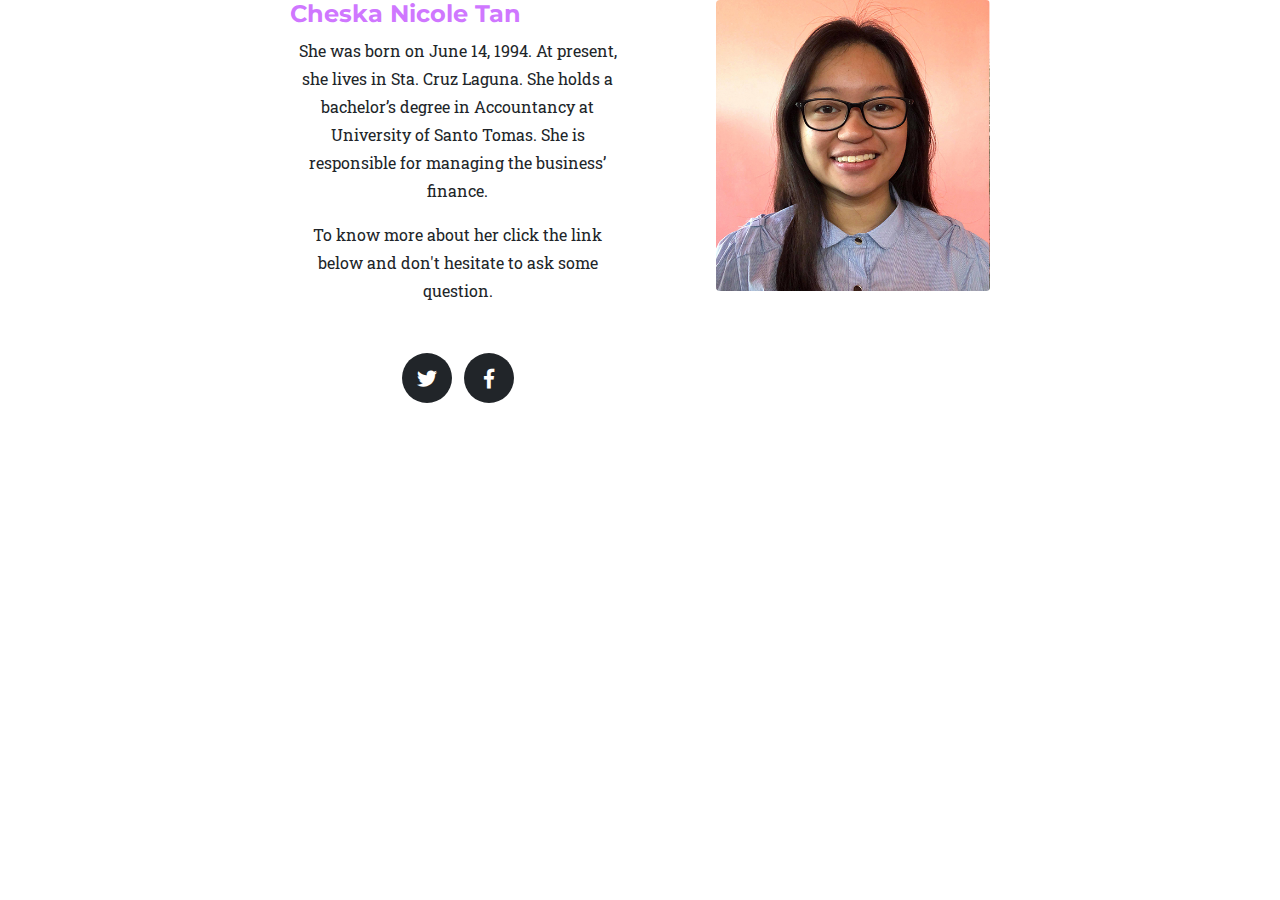
<file: cheska.html>
<!DOCTYPE html>
<html lang="en">

  <head>

    <meta charset="utf-8">
    <meta name="viewport" content="width=device-width, initial-scale=1, shrink-to-fit=no">
    <meta name="description" content="">
    <meta name="author" content="">

    <title>Cheska Nicole Tan</title>

    <!-- Bootstrap core CSS -->
    <link href="vendor/bootstrap/css/bootstrap.min.css" rel="stylesheet">

    <!-- Custom fonts for this template -->
    <link href="vendor/fontawesome-free/css/all.min.css" rel="stylesheet" type="text/css">
    <link href="https://fonts.googleapis.com/css?family=Montserrat:400,700" rel="stylesheet" type="text/css">
    <link href='https://fonts.googleapis.com/css?family=Kaushan+Script' rel='stylesheet' type='text/css'>
    <link href='https://fonts.googleapis.com/css?family=Droid+Serif:400,700,400italic,700italic' rel='stylesheet' type='text/css'>
    <link href='https://fonts.googleapis.com/css?family=Roboto+Slab:400,100,300,700' rel='stylesheet' type='text/css'>

    <!-- Custom styles for this template -->
    <link href="css/agency.min.css" rel="stylesheet">
    <link rel="shortcut icon" type="image/png" href="img/Favicon.png">
    
 <style>
.content {
   max-width: 700px;
   max-height: 500px;
   margin: auto;
}
</style>
</head>
<body>
 

<div class="content">
<div align="center">
          <div class="row mb-5">
          <div class="col-md-5 ml-auto mb-5 order-md-2" data-aos="fade-up" data-aos-delay="100">
            <img src="img/team/cheska2.jpg" alt="Image" class="img-fluid rounded">
          </div>
          <div class="col-md-6 order-md-1" data-aos="fade-up">
                <div class="project-text w-100 my-auto text-center text-lg-left">
                  <h4 class="text-white"><a href="https://confectionroom.store">Cheska Nicole Tan</a></h4>
            </div>
            <p>She was born on June 14, 1994. At present, she lives in Sta. Cruz Laguna. She holds a bachelor’s degree in Accountancy at University of Santo Tomas. She is responsible for managing the business’ finance.</p>
            <p class="mb-5">To know more about her click the link below and don't hesitate to ask some question.</p>
            
              <ul class="list-inline social-buttons">
                <li class="list-inline-item">
                  <a href="https://www.twitter.com/">
                    <i class="fab fa-twitter"></i>
                  </a>
                </li>
                <li class="list-inline-item">
                  <a href="https://www.facebook.com/t.a.n.c.h.e.s.k.a.n.i.c.o.l.e">
                    <i class="fab fa-facebook-f"></i>
                  </a>
                </li>
              </ul>
  </div>
     </div>
     </div>
    </div>

</body>
</html>
</file>
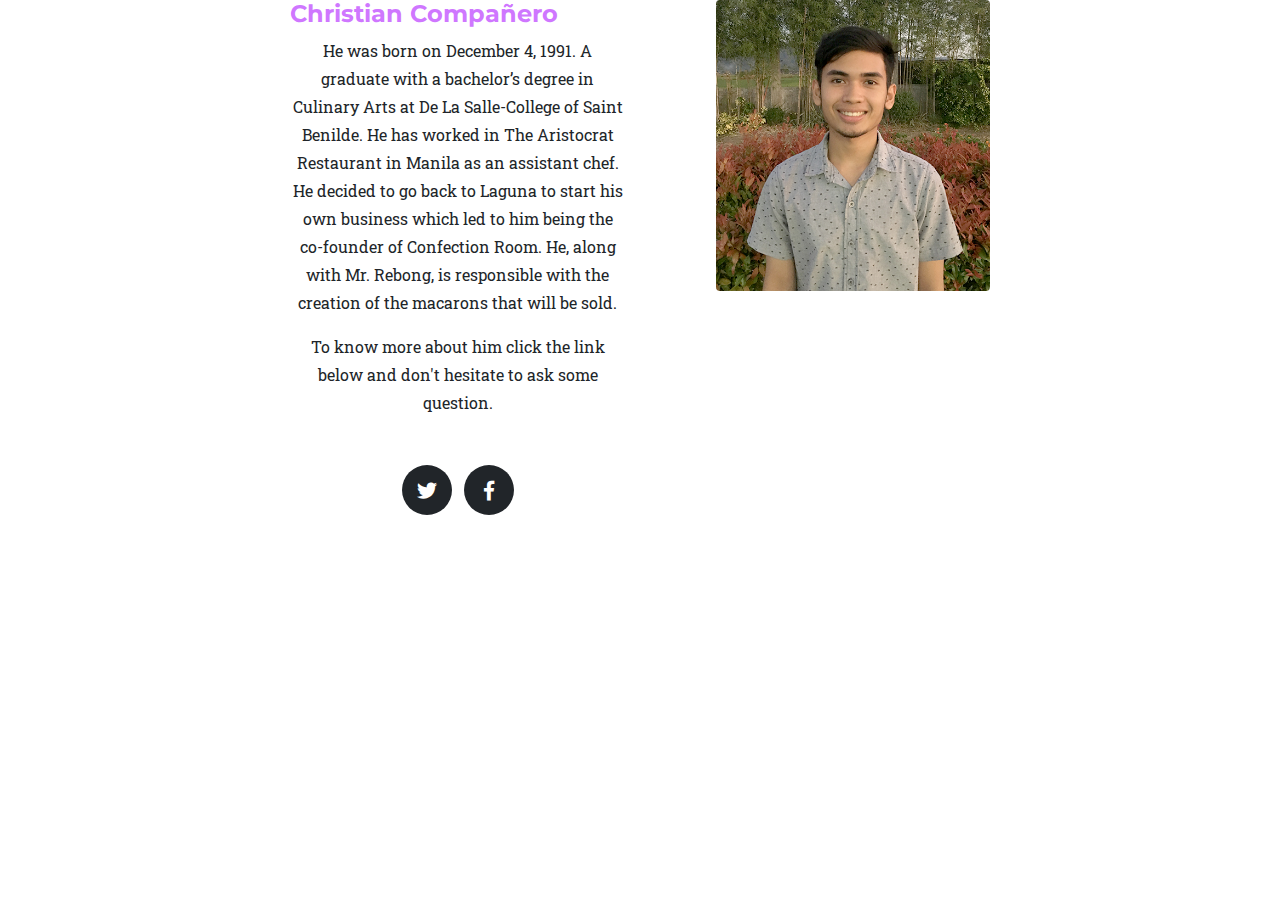
<file: christian.html>
<!DOCTYPE html>
<html lang="en">

  <head>

    <meta charset="utf-8">
    <meta name="viewport" content="width=device-width, initial-scale=1, shrink-to-fit=no">
    <meta name="description" content="">
    <meta name="author" content="">

    <title>Christian Compañero</title>

    <!-- Bootstrap core CSS -->
    <link href="vendor/bootstrap/css/bootstrap.min.css" rel="stylesheet">

    <!-- Custom fonts for this template -->
    <link href="vendor/fontawesome-free/css/all.min.css" rel="stylesheet" type="text/css">
    <link href="https://fonts.googleapis.com/css?family=Montserrat:400,700" rel="stylesheet" type="text/css">
    <link href='https://fonts.googleapis.com/css?family=Kaushan+Script' rel='stylesheet' type='text/css'>
    <link href='https://fonts.googleapis.com/css?family=Droid+Serif:400,700,400italic,700italic' rel='stylesheet' type='text/css'>
    <link href='https://fonts.googleapis.com/css?family=Roboto+Slab:400,100,300,700' rel='stylesheet' type='text/css'>

    <!-- Custom styles for this template -->
    <link href="css/agency.min.css" rel="stylesheet">
    <link rel="shortcut icon" type="image/png" href="img/Favicon.png">
    
 <style>
.content {
   max-width: 700px;
   max-height: 500px;
   margin: auto;
}
</style>
</head>
<body>
 

<div class="content">
<div align="center">
          <div class="row mb-5">
          <div class="col-md-5 ml-auto mb-5 order-md-2" data-aos="fade-up" data-aos-delay="100">
            <img src="img/team/christian2.jpg" alt="Image" class="img-fluid rounded">
          </div>
          <div class="col-md-6 order-md-1" data-aos="fade-up">
                <div class="project-text w-100 my-auto text-center text-lg-left">
                  <h4 class="text-white"><a href="https://confectionroom.store">Christian Compañero</a></h4>
            </div>
            <p>He was born on December 4, 1991. A graduate with a bachelor’s degree in Culinary Arts at De La Salle-College of Saint Benilde. He has worked in The Aristocrat Restaurant in Manila as an assistant chef. He decided to go back to Laguna to start his own business which led to him being the co-founder of Confection Room. He, along with Mr. Rebong, is responsible with the creation of the macarons that will be sold.</p>
            <p class="mb-5">To know more about him click the link below and don't hesitate to ask some question.</p>
            
              <ul class="list-inline social-buttons">
                <li class="list-inline-item">
                  <a href="https://www.twitter.com/chrispeeekreme">
                    <i class="fab fa-twitter"></i>
                  </a>
                </li>
                <li class="list-inline-item">
                  <a href="https://www.facebook.com/christian.ambrociocompanero">
                    <i class="fab fa-facebook-f"></i>
                  </a>
                </li>
              </ul>
  </div>
     </div>
     </div>
    </div>

</body>
</html>
</file>
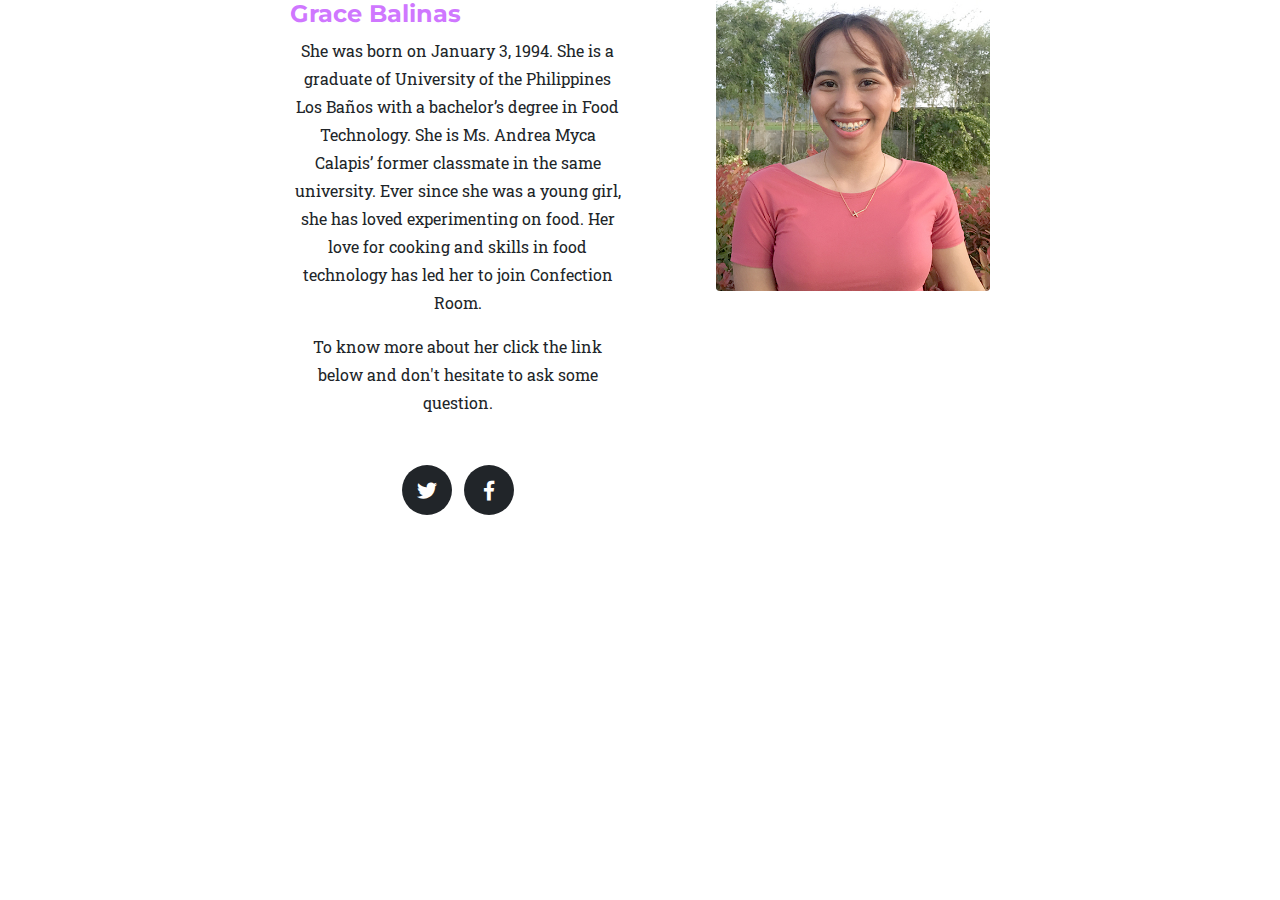
<file: grace.html>
<!DOCTYPE html>
<html lang="en">

  <head>

    <meta charset="utf-8">
    <meta name="viewport" content="width=device-width, initial-scale=1, shrink-to-fit=no">
    <meta name="description" content="">
    <meta name="author" content="">

    <title>Grace Balinas</title>

    <!-- Bootstrap core CSS -->
    <link href="vendor/bootstrap/css/bootstrap.min.css" rel="stylesheet">

    <!-- Custom fonts for this template -->
    <link href="vendor/fontawesome-free/css/all.min.css" rel="stylesheet" type="text/css">
    <link href="https://fonts.googleapis.com/css?family=Montserrat:400,700" rel="stylesheet" type="text/css">
    <link href='https://fonts.googleapis.com/css?family=Kaushan+Script' rel='stylesheet' type='text/css'>
    <link href='https://fonts.googleapis.com/css?family=Droid+Serif:400,700,400italic,700italic' rel='stylesheet' type='text/css'>
    <link href='https://fonts.googleapis.com/css?family=Roboto+Slab:400,100,300,700' rel='stylesheet' type='text/css'>

    <!-- Custom styles for this template -->
    <link href="css/agency.min.css" rel="stylesheet">
    <link rel="shortcut icon" type="image/png" href="img/Favicon.png">
    
 <style>
.content {
   max-width: 700px;
   max-height: 500px;
   margin: auto;
}
</style>
</head>
<body>
 

<div class="content">
<div align="center">
          <div class="row mb-5">
          <div class="col-md-5 ml-auto mb-5 order-md-2" data-aos="fade-up" data-aos-delay="100">
            <img src="img/team/grace2.jpg" alt="Image" class="img-fluid rounded">
          </div>
          <div class="col-md-6 order-md-1" data-aos="fade-up">
                <div class="project-text w-100 my-auto text-center text-lg-left">
                  <h4 class="text-white"><a href="https://confectionroom.store">Grace Balinas</a></h4>
            </div>
            <p>She was born on January 3, 1994. She is a graduate of University of the Philippines Los Baños with a bachelor’s degree in Food Technology. She is Ms. Andrea Myca Calapis’ former classmate in the same university. Ever since she was a young girl, she has loved experimenting on food. Her love for cooking and skills in food technology has led her to join Confection Room.</p>
            <p class="mb-5">To know more about her click the link below and don't hesitate to ask some question.</p>
            
              <ul class="list-inline social-buttons">
                <li class="list-inline-item">
                  <a href="https://www.twitter.com/grasyaxblns">
                    <i class="fab fa-twitter"></i>
                  </a>
                </li>
                <li class="list-inline-item">
                  <a href="https://www.facebook.com/grasyablns">
                    <i class="fab fa-facebook-f"></i>
                  </a>
                </li> 
                </ul>
  </div>
     </div>
     </div>
    </div>

</body>
</html>
</file>
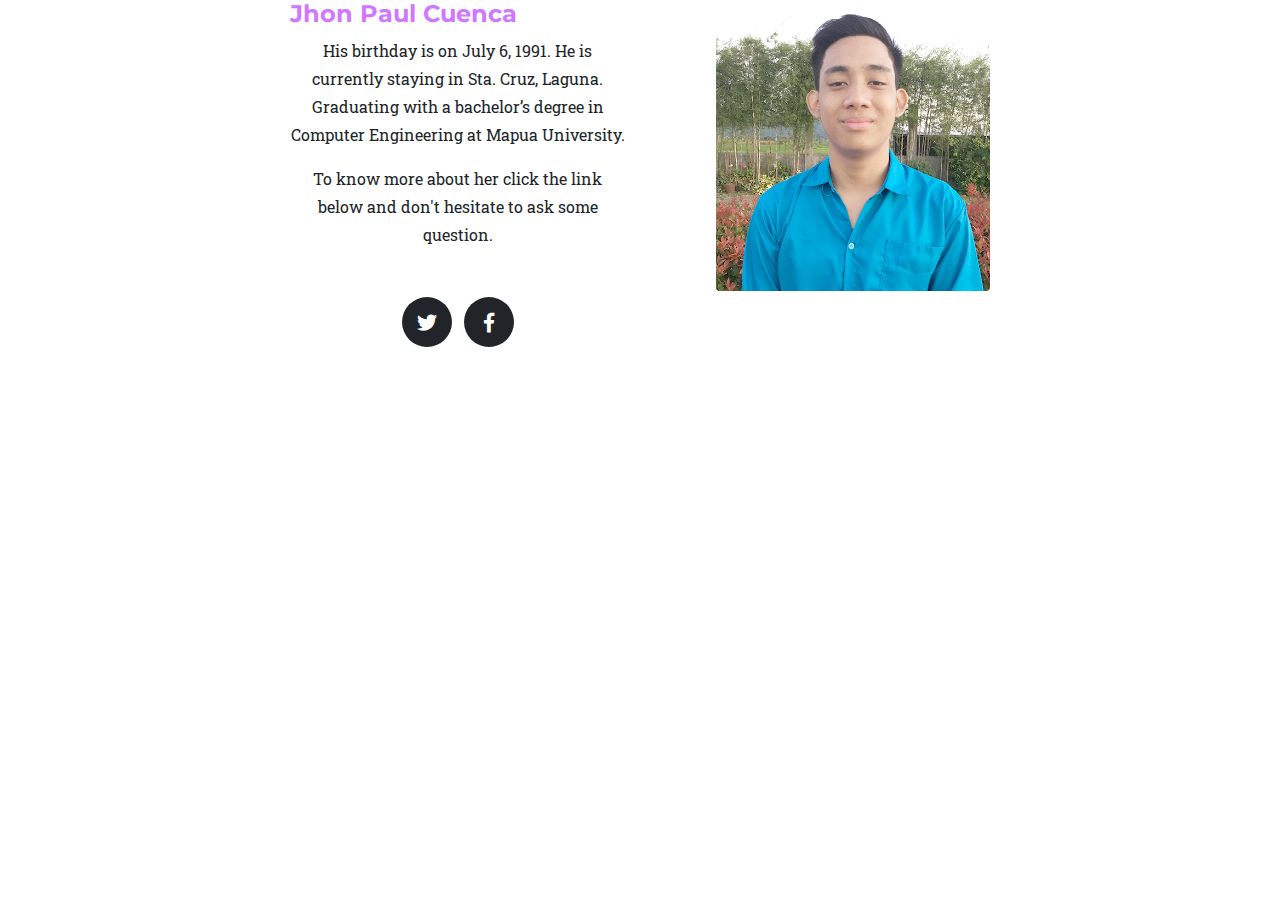
<file: jhonpaul.html>
<!DOCTYPE html>
<html lang="en">

  <head>

    <meta charset="utf-8">
    <meta name="viewport" content="width=device-width, initial-scale=1, shrink-to-fit=no">
    <meta name="description" content="">
    <meta name="author" content="">

    <title>Jhon Paul Cuenca</title>

    <!-- Bootstrap core CSS -->
    <link href="vendor/bootstrap/css/bootstrap.min.css" rel="stylesheet">

    <!-- Custom fonts for this template -->
    <link href="vendor/fontawesome-free/css/all.min.css" rel="stylesheet" type="text/css">
    <link href="https://fonts.googleapis.com/css?family=Montserrat:400,700" rel="stylesheet" type="text/css">
    <link href='https://fonts.googleapis.com/css?family=Kaushan+Script' rel='stylesheet' type='text/css'>
    <link href='https://fonts.googleapis.com/css?family=Droid+Serif:400,700,400italic,700italic' rel='stylesheet' type='text/css'>
    <link href='https://fonts.googleapis.com/css?family=Roboto+Slab:400,100,300,700' rel='stylesheet' type='text/css'>

    <!-- Custom styles for this template -->
    <link href="css/agency.min.css" rel="stylesheet">
    <link rel="shortcut icon" type="image/png" href="img/Favicon.png">
    
 <style>
.content {
   max-width: 700px;
   max-height: 500px;
   margin: auto;
}
</style>
</head>
<body>
 

<div class="content">
<div align="center">
          <div class="row mb-5">
          <div class="col-md-5 ml-auto mb-5 order-md-2" data-aos="fade-up" data-aos-delay="100">
            <img src="img/team/jp2.jpg" alt="Image" class="img-fluid rounded">
          </div>
          <div class="col-md-6 order-md-1" data-aos="fade-up">
                <div class="project-text w-100 my-auto text-center text-lg-left">
                  <h4 class="text-white"><a href="https://confectionroom.store">Jhon Paul Cuenca</a></h4>
            </div>
            <p>His birthday is on July 6, 1991. He is currently staying in Sta. Cruz, Laguna. Graduating with a bachelor’s degree in Computer Engineering at Mapua University.
</p>
            <p class="mb-5">To know more about her click the link below and don't hesitate to ask some question.</p>
            
              <ul class="list-inline social-buttons">
                <li class="list-inline-item">
                  <a href="https://www.twitter.com/callmejp06">
                    <i class="fab fa-twitter"></i>
                  </a>
                </li>
                <li class="list-inline-item">
                  <a href="https://www.facebook.com/DJJhonpaul">
                    <i class="fab fa-facebook-f"></i>
                  </a>
              </ul>
  </div>
     </div>
     </div>
    </div>

</body>
</html>
</file>
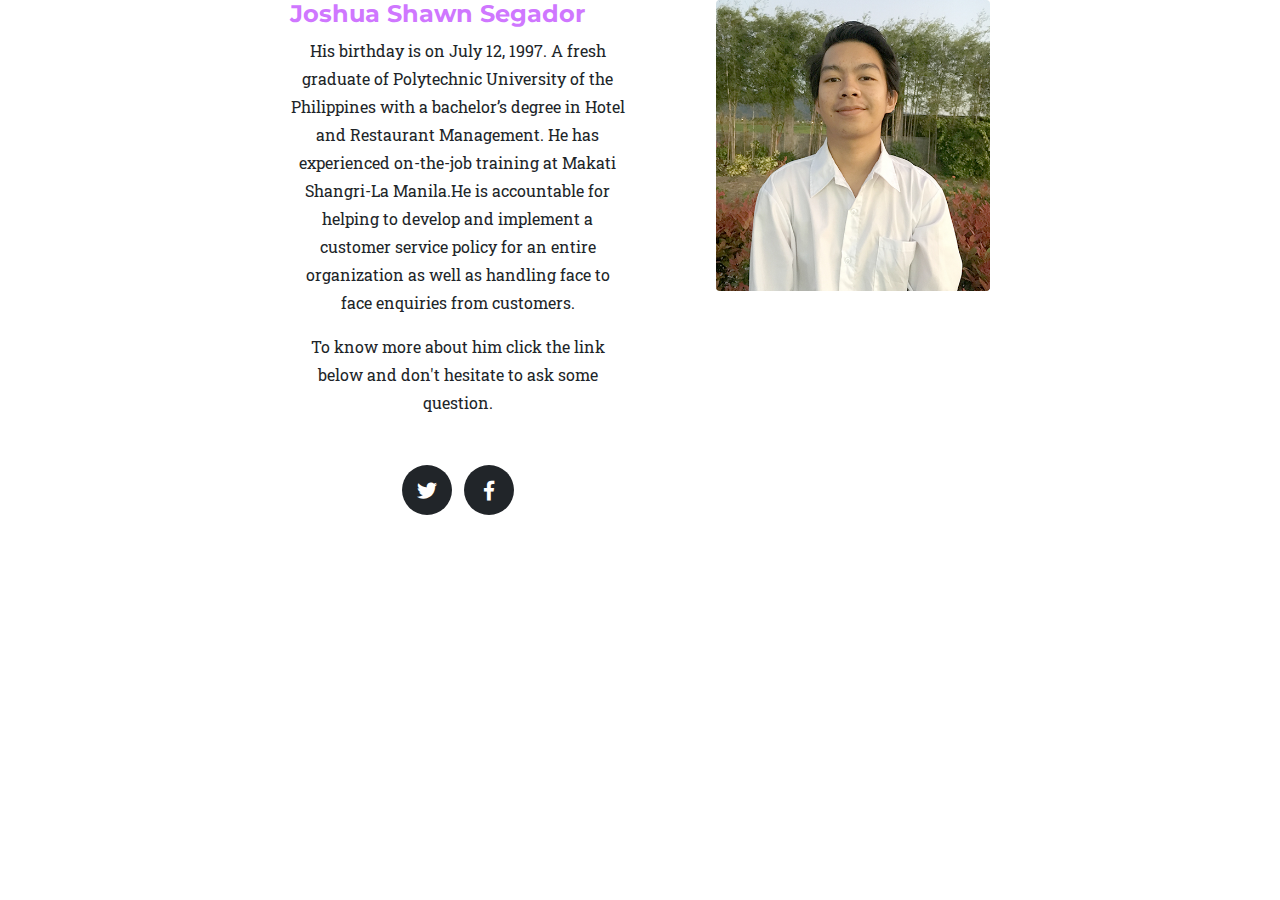
<file: joshua.html>
<!DOCTYPE html>
<html lang="en">

  <head>

    <meta charset="utf-8">
    <meta name="viewport" content="width=device-width, initial-scale=1, shrink-to-fit=no">
    <meta name="description" content="">
    <meta name="author" content="">

    <title>Joshua Shawn Segador</title>

    <!-- Bootstrap core CSS -->
    <link href="vendor/bootstrap/css/bootstrap.min.css" rel="stylesheet">

    <!-- Custom fonts for this template -->
    <link href="vendor/fontawesome-free/css/all.min.css" rel="stylesheet" type="text/css">
    <link href="https://fonts.googleapis.com/css?family=Montserrat:400,700" rel="stylesheet" type="text/css">
    <link href='https://fonts.googleapis.com/css?family=Kaushan+Script' rel='stylesheet' type='text/css'>
    <link href='https://fonts.googleapis.com/css?family=Droid+Serif:400,700,400italic,700italic' rel='stylesheet' type='text/css'>
    <link href='https://fonts.googleapis.com/css?family=Roboto+Slab:400,100,300,700' rel='stylesheet' type='text/css'>

    <!-- Custom styles for this template -->
    <link href="css/agency.min.css" rel="stylesheet">
    <link rel="shortcut icon" type="image/png" href="img/Favicon.png">
    
 <style>
.content {
   max-width: 700px;
   max-height: 500px;
   margin: auto;
}
</style>
</head>
<body>
 

<div class="content">
<div align="center">
          <div class="row mb-5">
          <div class="col-md-5 ml-auto mb-5 order-md-2" data-aos="fade-up" data-aos-delay="100">
            <img src="img/team/joshua2.jpg" alt="Image" class="img-fluid rounded">
          </div>
          <div class="col-md-6 order-md-1" data-aos="fade-up">
                <div class="project-text w-100 my-auto text-center text-lg-left">
                  <h4 class="text-white"><a href="https://confectionroom.store">Joshua Shawn Segador</a></h4>
            </div>
            <p>His birthday is on July 12, 1997. A fresh graduate of Polytechnic University of the Philippines with a bachelor’s degree in Hotel and Restaurant Management. He has experienced on-the-job training at Makati Shangri-La Manila.He is accountable for helping to develop and implement a customer service policy for an entire organization as well as handling face to face enquiries from customers.</p>
            <p class="mb-5">To know more about him click the link below and don't hesitate to ask some question.</p>
            
              <ul class="list-inline social-buttons">
                <li class="list-inline-item">
                  <a href="https://www.twitter.com/shawn_segador">
                    <i class="fab fa-twitter"></i>
                  </a>
                </li>
                <li class="list-inline-item">
                  <a href="https://www.facebook.com/joshua.segador.7">
                    <i class="fab fa-facebook-f"></i>
                  </a>
                </li>
              </ul>
  </div>
     </div>
     </div>
    </div>

</body>
</html>
</file>
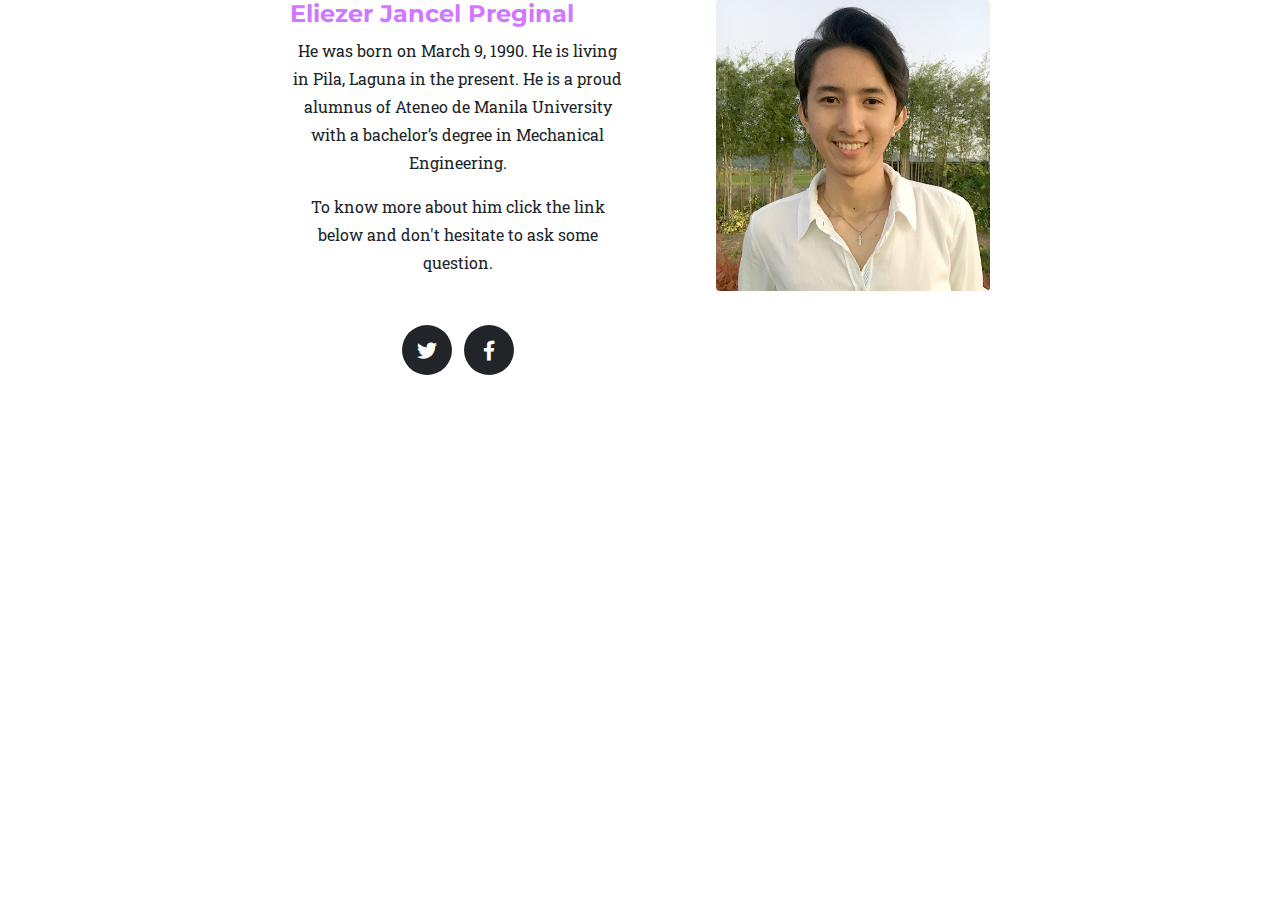
<file: preginal.html>
<!DOCTYPE html>
<html lang="en">

  <head>

    <meta charset="utf-8">
    <meta name="viewport" content="width=device-width, initial-scale=1, shrink-to-fit=no">
    <meta name="description" content="">
    <meta name="author" content="">

    <title>Eliezer Jancel Preginal</title>

    <!-- Bootstrap core CSS -->
    <link href="vendor/bootstrap/css/bootstrap.min.css" rel="stylesheet">

    <!-- Custom fonts for this template -->
    <link href="vendor/fontawesome-free/css/all.min.css" rel="stylesheet" type="text/css">
    <link href="https://fonts.googleapis.com/css?family=Montserrat:400,700" rel="stylesheet" type="text/css">
    <link href='https://fonts.googleapis.com/css?family=Kaushan+Script' rel='stylesheet' type='text/css'>
    <link href='https://fonts.googleapis.com/css?family=Droid+Serif:400,700,400italic,700italic' rel='stylesheet' type='text/css'>
    <link href='https://fonts.googleapis.com/css?family=Roboto+Slab:400,100,300,700' rel='stylesheet' type='text/css'>

    <!-- Custom styles for this template -->
    <link href="css/agency.min.css" rel="stylesheet">
    <link rel="shortcut icon" type="image/png" href="img/Favicon.png">
    
 <style>
.content {
   max-width: 700px;
   max-height: 500px;
   margin: auto;
}
</style>
</head>
<body>
 

<div class="content">
<div align="center">
          <div class="row mb-5">
          <div class="col-md-5 ml-auto mb-5 order-md-2" data-aos="fade-up" data-aos-delay="100">
            <img src="img/team/preginal2.jpg" alt="Image" class="img-fluid rounded">
          </div>
          <div class="col-md-6 order-md-1" data-aos="fade-up">
                <div class="project-text w-100 my-auto text-center text-lg-left">
                  <h4 class="text-white"><a href="https://confectionroom.store">Eliezer Jancel Preginal</a></h4>
            </div>
            <p>He was born on March 9, 1990. He is living in Pila, Laguna in the present. He is a proud alumnus of Ateneo de Manila University with a bachelor’s degree in Mechanical Engineering.</p>
            <p class="mb-5">To know more about him click the link below and don't hesitate to ask some question.</p>
            
              <ul class="list-inline social-buttons">
                <li class="list-inline-item">
                  <a href="https://www.twitter.com/dxxprgnl">
                    <i class="fab fa-twitter"></i>
                  </a>
                </li>
                <li class="list-inline-item">
                  <a href="https://www.facebook.com/dax.preginal">
                    <i class="fab fa-facebook-f"></i>
                  </a>
                </li>
              </ul>
  </div>
     </div>
     </div>
    </div>

</body>
</html>
</file>
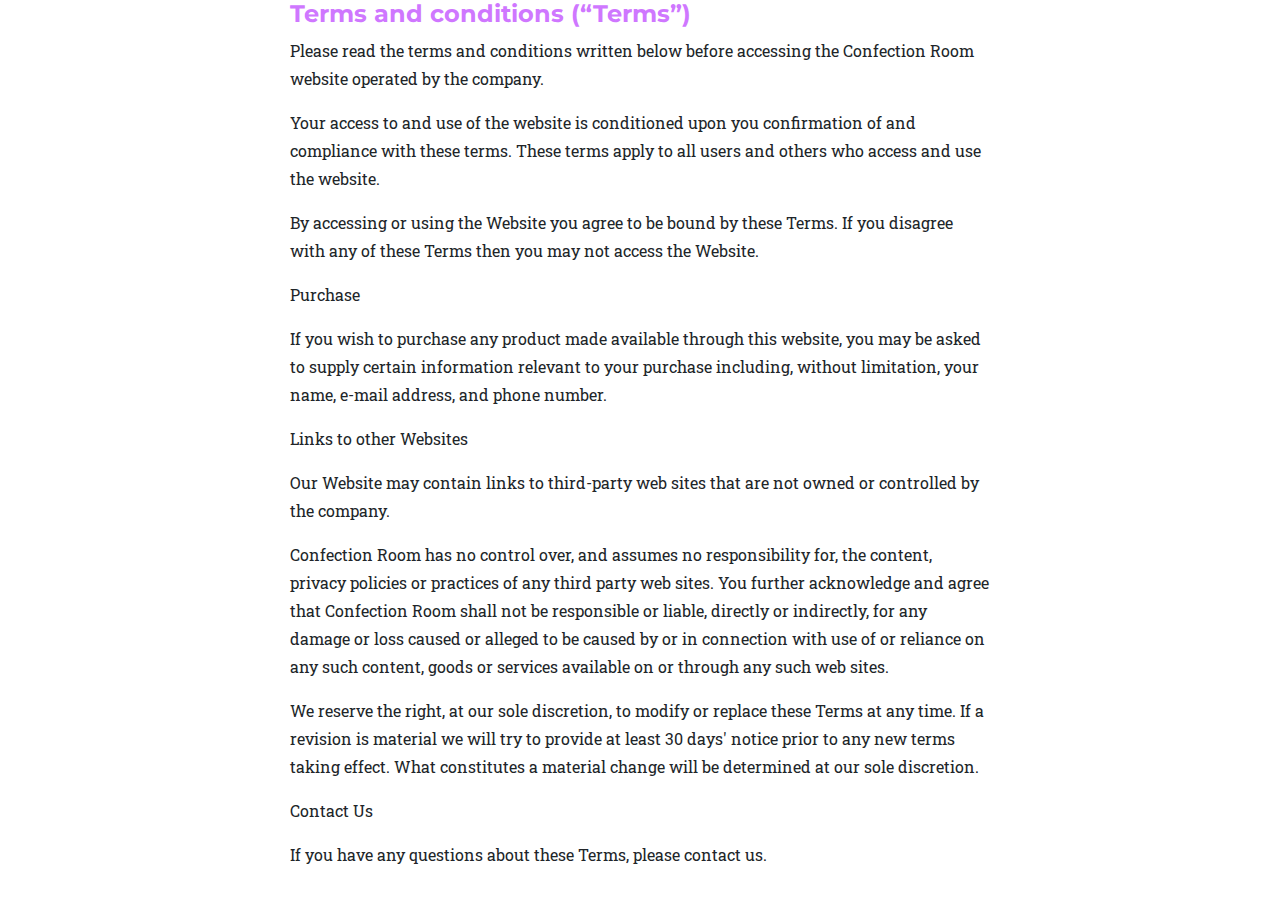
<file: termandprivacy.html>
<!DOCTYPE html>
<html lang="en">

  <head>

    <meta charset="utf-8">
    <meta name="viewport" content="width=device-width, initial-scale=1, shrink-to-fit=no">
    <meta name="description" content="">
    <meta name="author" content="">

    <title>Terms and Conditions</title>

    <!-- Bootstrap core CSS -->
    <link href="vendor/bootstrap/css/bootstrap.min.css" rel="stylesheet">

    <!-- Custom fonts for this template -->
    <link href="vendor/fontawesome-free/css/all.min.css" rel="stylesheet" type="text/css">
    <link href="https://fonts.googleapis.com/css?family=Montserrat:400,700" rel="stylesheet" type="text/css">
    <link href='https://fonts.googleapis.com/css?family=Kaushan+Script' rel='stylesheet' type='text/css'>
    <link href='https://fonts.googleapis.com/css?family=Droid+Serif:400,700,400italic,700italic' rel='stylesheet' type='text/css'>
    <link href='https://fonts.googleapis.com/css?family=Roboto+Slab:400,100,300,700' rel='stylesheet' type='text/css'>

    <!-- Custom styles for this template -->
    <link href="css/agency.min.css" rel="stylesheet">
    <link rel="shortcut icon" type="image/png" href="img/Favicon.png">
    
 <style>
.content {
   max-width: 700px;
   max-height: 500px;
   margin: auto;
}
</style>
</head>
<body>
 

<div class="content">
                <div class="project-text w-100 my-auto text-center text-lg-left">
                  <h4 class="text-white"><a href="https://confectionroom.store">Terms and conditions (“Terms”)</a></h4>
            </div>
            <p>Please read the terms and conditions written below before accessing the Confection Room website operated by the company. </p>
            <p>Your access to and use of the website is conditioned upon you confirmation of and compliance with these terms. These terms apply to all users and others who access and use the website. </p>
            <p>By accessing or using the Website you agree to be bound by these Terms. If you disagree with any of these Terms then you may not access the Website.</p>
            <p>Purchase</p>
            <p>If you wish to purchase any product made available through this website, you may be asked to supply certain information relevant to your purchase including, without limitation, your name, e-mail address, and phone number. </p>
            <p>Links to other Websites</p>
            <p>Our Website may contain links to third-party web sites that are not owned or controlled by the company. </p>
            <p>Confection Room has no control over, and assumes no responsibility for, the content, privacy policies or practices of any third party web sites. You further acknowledge and agree that Confection Room shall not be responsible or liable, directly or indirectly, for any damage or loss caused or alleged to be caused by or in connection with use of or reliance on any such content, goods or services available on or through any such web sites. </p>
            <pChanges</p>
                        <p>We reserve the right, at our sole discretion, to modify or replace these Terms at any time. If a revision is material we will try to provide at least 30 days' notice prior to any new terms taking effect. What constitutes a material change will be determined at our sole discretion.</p>
                                    <p>Contact Us</p>
                                     <p>If you have any questions about these Terms, please contact us.</p>
                                    
           
  </div>
     </div>
     </div>
    </div>

</body>
</html>
</file>
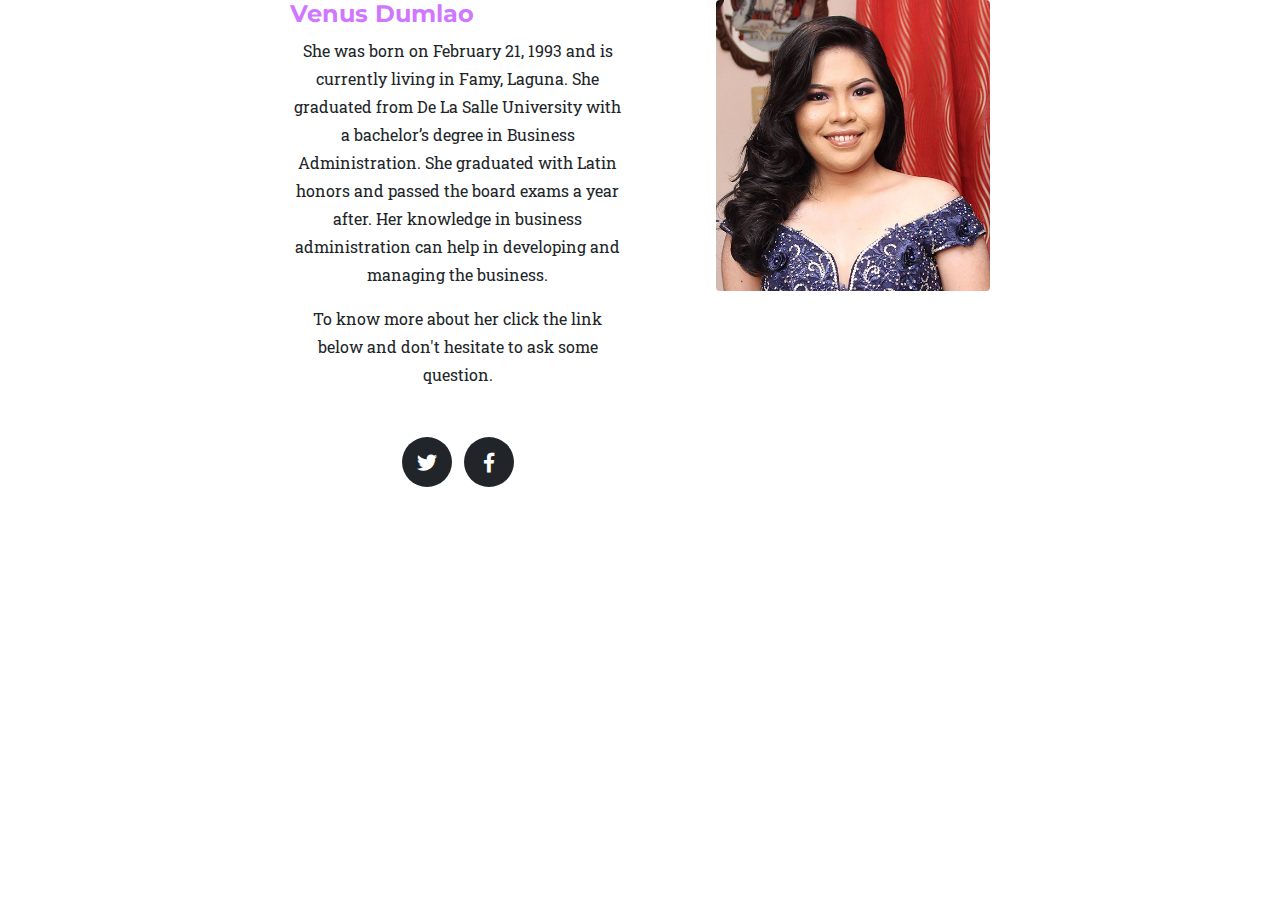
<file: venus.html>
<!DOCTYPE html>
<html lang="en">

  <head>

    <meta charset="utf-8">
    <meta name="viewport" content="width=device-width, initial-scale=1, shrink-to-fit=no">
    <meta name="description" content="">
    <meta name="author" content="">

    <title>Venus Dumlao</title>

    <!-- Bootstrap core CSS -->
    <link href="vendor/bootstrap/css/bootstrap.min.css" rel="stylesheet">

    <!-- Custom fonts for this template -->
    <link href="vendor/fontawesome-free/css/all.min.css" rel="stylesheet" type="text/css">
    <link href="https://fonts.googleapis.com/css?family=Montserrat:400,700" rel="stylesheet" type="text/css">
    <link href='https://fonts.googleapis.com/css?family=Kaushan+Script' rel='stylesheet' type='text/css'>
    <link href='https://fonts.googleapis.com/css?family=Droid+Serif:400,700,400italic,700italic' rel='stylesheet' type='text/css'>
    <link href='https://fonts.googleapis.com/css?family=Roboto+Slab:400,100,300,700' rel='stylesheet' type='text/css'>

    <!-- Custom styles for this template -->
    <link href="css/agency.min.css" rel="stylesheet">
    <link rel="shortcut icon" type="image/png" href="img/Favicon.png">
    
 <style>
.content {
   max-width: 700px;
   max-height: 500px;
   margin: auto;
}
</style>
</head>
<body>
 

<div class="content">
<div align="center">
          <div class="row mb-5">
          <div class="col-md-5 ml-auto mb-5 order-md-2" data-aos="fade-up" data-aos-delay="100">
            <img src="img/team/venus2.jpg" alt="Image" class="img-fluid rounded">
          </div>
          <div class="col-md-6 order-md-1" data-aos="fade-up">
                <div class="project-text w-100 my-auto text-center text-lg-left">
                  <h4 class="text-white"><a href="https://confectionroom.store">Venus Dumlao</a></h4>
            </div>
            <p>She was born on February 21, 1993 and is currently living in Famy, Laguna. She graduated from De La Salle University with a bachelor’s degree in Business Administration. She graduated with Latin honors and passed the board exams a year after. Her knowledge in business administration can help in developing and managing the business.</p>
            <p class="mb-5">To know more about her click the link below and don't hesitate to ask some question.</p>
            
              <ul class="list-inline social-buttons">
                <li class="list-inline-item">
                  <a href="https://www.twitter.com/imvenusdumlao">
                    <i class="fab fa-twitter"></i>
                  </a>
                </li>
                <li class="list-inline-item">
                  <a href="https://www.facecbook.com/vennuussss">
                    <i class="fab fa-facebook-f"></i>
                  </a>
                </li>
              </ul>
  </div>
     </div>
     </div>
    </div>

</body>
</html>
</file>
<file: css/agency.min.css>
/*!
 * Start Bootstrap - Agency v5.0.3 (https://startbootstrap.com/template-overviews/agency)
 * Copyright 2013-2018 Start Bootstrap
 * Licensed under MIT (https://github.com/BlackrockDigital/startbootstrap-agency/blob/master/LICENSE)
 */body{overflow-x:hidden;font-family:'Roboto Slab',-apple-system,BlinkMacSystemFont,'Segoe UI',Roboto,'Helvetica Neue',Arial,sans-serif,'Apple Color Emoji','Segoe UI Emoji','Segoe UI Symbol','Noto Color Emoji'}p{line-height:1.75}a{color:#cf77ff}a:hover{color:#e2adff}.text-primary{color:#cf77ff!important}h1,h2,h3,h4,h5,h6{font-weight:700;font-family:Montserrat,-apple-system,BlinkMacSystemFont,'Segoe UI',Roboto,'Helvetica Neue',Arial,sans-serif,'Apple Color Emoji','Segoe UI Emoji','Segoe UI Symbol','Noto Color Emoji'}section{padding:100px 0}section h2.section-heading{font-size:40px;margin-top:0;margin-bottom:15px}section h3.section-subheading{font-size:16px;font-weight:400;font-style:italic;margin-bottom:75px;text-transform:none;font-family:'Droid Serif',-apple-system,BlinkMacSystemFont,'Segoe UI',Roboto,'Helvetica Neue',Arial,sans-serif,'Apple Color Emoji','Segoe UI Emoji','Segoe UI Symbol','Noto Color Emoji'}@media (min-width:768px){section{padding:150px 0}}.btn{font-family:Montserrat,-apple-system,BlinkMacSystemFont,'Segoe UI',Roboto,'Helvetica Neue',Arial,sans-serif,'Apple Color Emoji','Segoe UI Emoji','Segoe UI Symbol','Noto Color Emoji';font-weight:700}.btn-xl{font-size:18px;padding:20px 40px}.btn-primary{background-color:#cf77ff;border-color:#cf77ff}.btn-primary:active,.btn-primary:focus,.btn-primary:hover{background-color:#e2adff!important;border-color:#e2adff!important;color:#fff}.btn-primary:active,.btn-primary:focus{-webkit-box-shadow:0 0 0 .2rem rgba(254,209,55,.5)!important;box-shadow:0 0 0 .2rem rgba(254,209,55,.5)!important}::-moz-selection{background:#cf77ff;text-shadow:none}::selection{background:#cf77ff;text-shadow:none}img::-moz-selection{background:0 0}img::selection{background:0 0}img::-moz-selection{background:0 0}#mainNav{background-color:#212529}#mainNav .navbar-toggler{font-size:12px;right:0;padding:13px;text-transform:uppercase;color:#fff;border:0;background-color:#cf77ff;font-family:Montserrat,-apple-system,BlinkMacSystemFont,'Segoe UI',Roboto,'Helvetica Neue',Arial,sans-serif,'Apple Color Emoji','Segoe UI Emoji','Segoe UI Symbol','Noto Color Emoji'}#mainNav .navbar-brand{color:#cf77ff;font-family:'Kaushan Script',-apple-system,BlinkMacSystemFont,'Segoe UI',Roboto,'Helvetica Neue',Arial,sans-serif,'Apple Color Emoji','Segoe UI Emoji','Segoe UI Symbol','Noto Color Emoji'}#mainNav .navbar-brand.active,#mainNav .navbar-brand:active,#mainNav .navbar-brand:focus,#mainNav .navbar-brand:hover{color:#e2adff}#mainNav .navbar-nav .nav-item .nav-link{font-size:90%;font-weight:400;padding:.75em 0;letter-spacing:1px;color:#fff;font-family:Montserrat,-apple-system,BlinkMacSystemFont,'Segoe UI',Roboto,'Helvetica Neue',Arial,sans-serif,'Apple Color Emoji','Segoe UI Emoji','Segoe UI Symbol','Noto Color Emoji'}#mainNav .navbar-nav .nav-item .nav-link.active,#mainNav .navbar-nav .nav-item .nav-link:hover{color:#cf77ff}@media (min-width:992px){#mainNav{padding-top:25px;padding-bottom:25px;-webkit-transition:padding-top .3s,padding-bottom .3s;transition:padding-top .3s,padding-bottom .3s;border:none;background-color:transparent}#mainNav .navbar-brand{font-size:1.75em;-webkit-transition:all .3s;transition:all .3s}#mainNav .navbar-nav .nav-item .nav-link{padding:1.1em 1em!important}#mainNav.navbar-shrink{padding-top:0;padding-bottom:0;background-color:#212529}#mainNav.navbar-shrink .navbar-brand{font-size:1.25em;padding:12px 0}}header.masthead{text-align:center;color:#fff;background-image:url(../img/header-bg.jpg);background-repeat:no-repeat;background-attachment:scroll;background-position:center center;background-size:cover}header.masthead .intro-text{padding-top:150px;padding-bottom:100px}header.masthead .intro-text .intro-lead-in{font-size:22px;font-style:italic;line-height:22px;margin-bottom:25px;font-family:'Droid Serif',-apple-system,BlinkMacSystemFont,'Segoe UI',Roboto,'Helvetica Neue',Arial,sans-serif,'Apple Color Emoji','Segoe UI Emoji','Segoe UI Symbol','Noto Color Emoji'}header.masthead .intro-text .intro-heading{font-size:50px;font-weight:700;line-height:50px;margin-bottom:25px;font-family:Montserrat,-apple-system,BlinkMacSystemFont,'Segoe UI',Roboto,'Helvetica Neue',Arial,sans-serif,'Apple Color Emoji','Segoe UI Emoji','Segoe UI Symbol','Noto Color Emoji'}@media (min-width:768px){header.masthead .intro-text{padding-top:300px;padding-bottom:200px}header.masthead .intro-text .intro-lead-in{font-size:40px;font-style:italic;line-height:40px;margin-bottom:25px;font-family:'Droid Serif',-apple-system,BlinkMacSystemFont,'Segoe UI',Roboto,'Helvetica Neue',Arial,sans-serif,'Apple Color Emoji','Segoe UI Emoji','Segoe UI Symbol','Noto Color Emoji'}header.masthead .intro-text .intro-heading{font-size:75px;font-weight:700;line-height:75px;margin-bottom:50px;font-family:Montserrat,-apple-system,BlinkMacSystemFont,'Segoe UI',Roboto,'Helvetica Neue',Arial,sans-serif,'Apple Color Emoji','Segoe UI Emoji','Segoe UI Symbol','Noto Color Emoji'}}.service-heading{margin:15px 0;text-transform:none}#portfolio .portfolio-item{right:0;margin:0 0 15px}#portfolio .portfolio-item .portfolio-link{position:relative;display:block;max-width:400px;margin:0 auto;cursor:pointer}#portfolio .portfolio-item .portfolio-link .portfolio-hover{position:absolute;width:100%;height:100%;-webkit-transition:all ease .5s;transition:all ease .5s;opacity:0;background:rgba(254,209,54,.9)}#portfolio .portfolio-item .portfolio-link .portfolio-hover:hover{opacity:1}#portfolio .portfolio-item .portfolio-link .portfolio-hover .portfolio-hover-content{font-size:20px;position:absolute;top:50%;width:100%;height:20px;margin-top:-12px;text-align:center;color:#fff}#portfolio .portfolio-item .portfolio-link .portfolio-hover .portfolio-hover-content i{margin-top:-12px}#portfolio .portfolio-item .portfolio-link .portfolio-hover .portfolio-hover-content h3,#portfolio .portfolio-item .portfolio-link .portfolio-hover .portfolio-hover-content h4{margin:0}#portfolio .portfolio-item .portfolio-caption{max-width:400px;margin:0 auto;padding:25px;text-align:center;background-color:#fff}#portfolio .portfolio-item .portfolio-caption h4{margin:0;text-transform:none}#portfolio .portfolio-item .portfolio-caption p{font-size:16px;font-style:italic;margin:0;font-family:'Droid Serif',-apple-system,BlinkMacSystemFont,'Segoe UI',Roboto,'Helvetica Neue',Arial,sans-serif,'Apple Color Emoji','Segoe UI Emoji','Segoe UI Symbol','Noto Color Emoji'}#portfolio *{z-index:2}@media (min-width:767px){#portfolio .portfolio-item{margin:0 0 30px}}.portfolio-modal{padding-right:0!important}.portfolio-modal .modal-dialog{margin:1rem;max-width:100vw}.portfolio-modal .modal-content{padding:100px 0;text-align:center}.portfolio-modal .modal-content h2{font-size:3em;margin-bottom:15px}.portfolio-modal .modal-content p{margin-bottom:30px}.portfolio-modal .modal-content p.item-intro{font-size:16px;font-style:italic;margin:20px 0 30px;font-family:'Droid Serif',-apple-system,BlinkMacSystemFont,'Segoe UI',Roboto,'Helvetica Neue',Arial,sans-serif,'Apple Color Emoji','Segoe UI Emoji','Segoe UI Symbol','Noto Color Emoji'}.portfolio-modal .modal-content ul.list-inline{margin-top:0;margin-bottom:30px}.portfolio-modal .modal-content img{margin-bottom:30px}.portfolio-modal .modal-content button{cursor:pointer}.portfolio-modal .close-modal{position:absolute;top:25px;right:25px;width:75px;height:75px;cursor:pointer;background-color:transparent}.portfolio-modal .close-modal:hover{opacity:.3}.portfolio-modal .close-modal .lr{z-index:1051;width:1px;height:75px;margin-left:35px;-webkit-transform:rotate(45deg);transform:rotate(45deg);background-color:#212529}.portfolio-modal .close-modal .lr .rl{z-index:1052;width:1px;height:75px;-webkit-transform:rotate(90deg);transform:rotate(90deg);background-color:#212529}.timeline{position:relative;padding:0;list-style:none}.timeline:before{position:absolute;top:0;bottom:0;left:40px;width:2px;margin-left:-1.5px;content:'';background-color:#e9ecef}.timeline>li{position:relative;min-height:50px;margin-bottom:50px}.timeline>li:after,.timeline>li:before{display:table;content:' '}.timeline>li:after{clear:both}.timeline>li .timeline-panel{position:relative;float:right;width:100%;padding:0 20px 0 100px;text-align:left}.timeline>li .timeline-panel:before{right:auto;left:-15px;border-right-width:15px;border-left-width:0}.timeline>li .timeline-panel:after{right:auto;left:-14px;border-right-width:14px;border-left-width:0}.timeline>li .timeline-image{position:absolute;z-index:100;left:0;width:80px;height:80px;margin-left:0;text-align:center;color:#fff;border:7px solid #e9ecef;border-radius:100%;background-color:#cf77ff}.timeline>li .timeline-image h4{font-size:10px;line-height:14px;margin-top:12px}.timeline>li.timeline-inverted>.timeline-panel{float:right;padding:0 20px 0 100px;text-align:left}.timeline>li.timeline-inverted>.timeline-panel:before{right:auto;left:-15px;border-right-width:15px;border-left-width:0}.timeline>li.timeline-inverted>.timeline-panel:after{right:auto;left:-14px;border-right-width:14px;border-left-width:0}.timeline>li:last-child{margin-bottom:0}.timeline .timeline-heading h4{margin-top:0;color:inherit}.timeline .timeline-heading h4.subheading{text-transform:none}.timeline .timeline-body>p,.timeline .timeline-body>ul{margin-bottom:0}@media (min-width:768px){.timeline:before{left:50%}.timeline>li{min-height:100px;margin-bottom:100px}.timeline>li .timeline-panel{float:left;width:41%;padding:0 20px 20px 30px;text-align:right}.timeline>li .timeline-image{left:50%;width:100px;height:100px;margin-left:-50px}.timeline>li .timeline-image h4{font-size:13px;line-height:18px;margin-top:16px}.timeline>li.timeline-inverted>.timeline-panel{float:right;padding:0 30px 20px 20px;text-align:left}}@media (min-width:992px){.timeline>li{min-height:150px}.timeline>li .timeline-panel{padding:0 20px 20px}.timeline>li .timeline-image{width:150px;height:150px;margin-left:-75px}.timeline>li .timeline-image h4{font-size:18px;line-height:26px;margin-top:30px}.timeline>li.timeline-inverted>.timeline-panel{padding:0 20px 20px}}@media (min-width:1200px){.timeline>li{min-height:170px}.timeline>li .timeline-panel{padding:0 20px 20px 100px}.timeline>li .timeline-image{width:170px;height:170px;margin-left:-85px}.timeline>li .timeline-image h4{margin-top:40px}.timeline>li.timeline-inverted>.timeline-panel{padding:0 100px 20px 20px}}.team-member{margin-bottom:50px;text-align:center}.team-member img{width:225px;height:225px;border:7px solid #fff}.team-member h4{margin-top:25px;margin-bottom:0;text-transform:none}.team-member p{margin-top:0}section#contact{background-color:#212529;background-image:url(../img/map-image.png);background-repeat:no-repeat;background-position:center}section#contact .section-heading{color:#fff}section#contact .form-group{margin-bottom:25px}section#contact .form-group input,section#contact .form-group textarea{padding:20px}section#contact .form-group input.form-control{height:auto}section#contact .form-group textarea.form-control{height:248px}section#contact .form-control:focus{border-color:#cf77ff;-webkit-box-shadow:none;box-shadow:none}section#contact ::-webkit-input-placeholder{font-weight:700;color:#ced4da;font-family:Montserrat,-apple-system,BlinkMacSystemFont,'Segoe UI',Roboto,'Helvetica Neue',Arial,sans-serif,'Apple Color Emoji','Segoe UI Emoji','Segoe UI Symbol','Noto Color Emoji'}section#contact :-moz-placeholder{font-weight:700;color:#ced4da;font-family:Montserrat,-apple-system,BlinkMacSystemFont,'Segoe UI',Roboto,'Helvetica Neue',Arial,sans-serif,'Apple Color Emoji','Segoe UI Emoji','Segoe UI Symbol','Noto Color Emoji'}section#contact ::-moz-placeholder{font-weight:700;color:#ced4da;font-family:Montserrat,-apple-system,BlinkMacSystemFont,'Segoe UI',Roboto,'Helvetica Neue',Arial,sans-serif,'Apple Color Emoji','Segoe UI Emoji','Segoe UI Symbol','Noto Color Emoji'}section#contact :-ms-input-placeholder{font-weight:700;color:#ced4da;font-family:Montserrat,-apple-system,BlinkMacSystemFont,'Segoe UI',Roboto,'Helvetica Neue',Arial,sans-serif,'Apple Color Emoji','Segoe UI Emoji','Segoe UI Symbol','Noto Color Emoji'}footer{padding:25px 0;text-align:center}footer span.copyright{font-size:90%;line-height:40px;text-transform:none;font-family:Montserrat,-apple-system,BlinkMacSystemFont,'Segoe UI',Roboto,'Helvetica Neue',Arial,sans-serif,'Apple Color Emoji','Segoe UI Emoji','Segoe UI Symbol','Noto Color Emoji'}footer ul.quicklinks{font-size:90%;line-height:40px;margin-bottom:0;text-transform:none;font-family:Montserrat,-apple-system,BlinkMacSystemFont,'Segoe UI',Roboto,'Helvetica Neue',Arial,sans-serif,'Apple Color Emoji','Segoe UI Emoji','Segoe UI Symbol','Noto Color Emoji'}ul.social-buttons{margin-bottom:0}ul.social-buttons li a{font-size:20px;line-height:50px;display:block;width:50px;height:50px;-webkit-transition:all .3s;transition:all .3s;color:#fff;border-radius:100%;outline:0;background-color:#212529}ul.social-buttons li a:active,ul.social-buttons li a:focus,ul.social-buttons li a:hover{background-color:#cf77ff}
</file>
